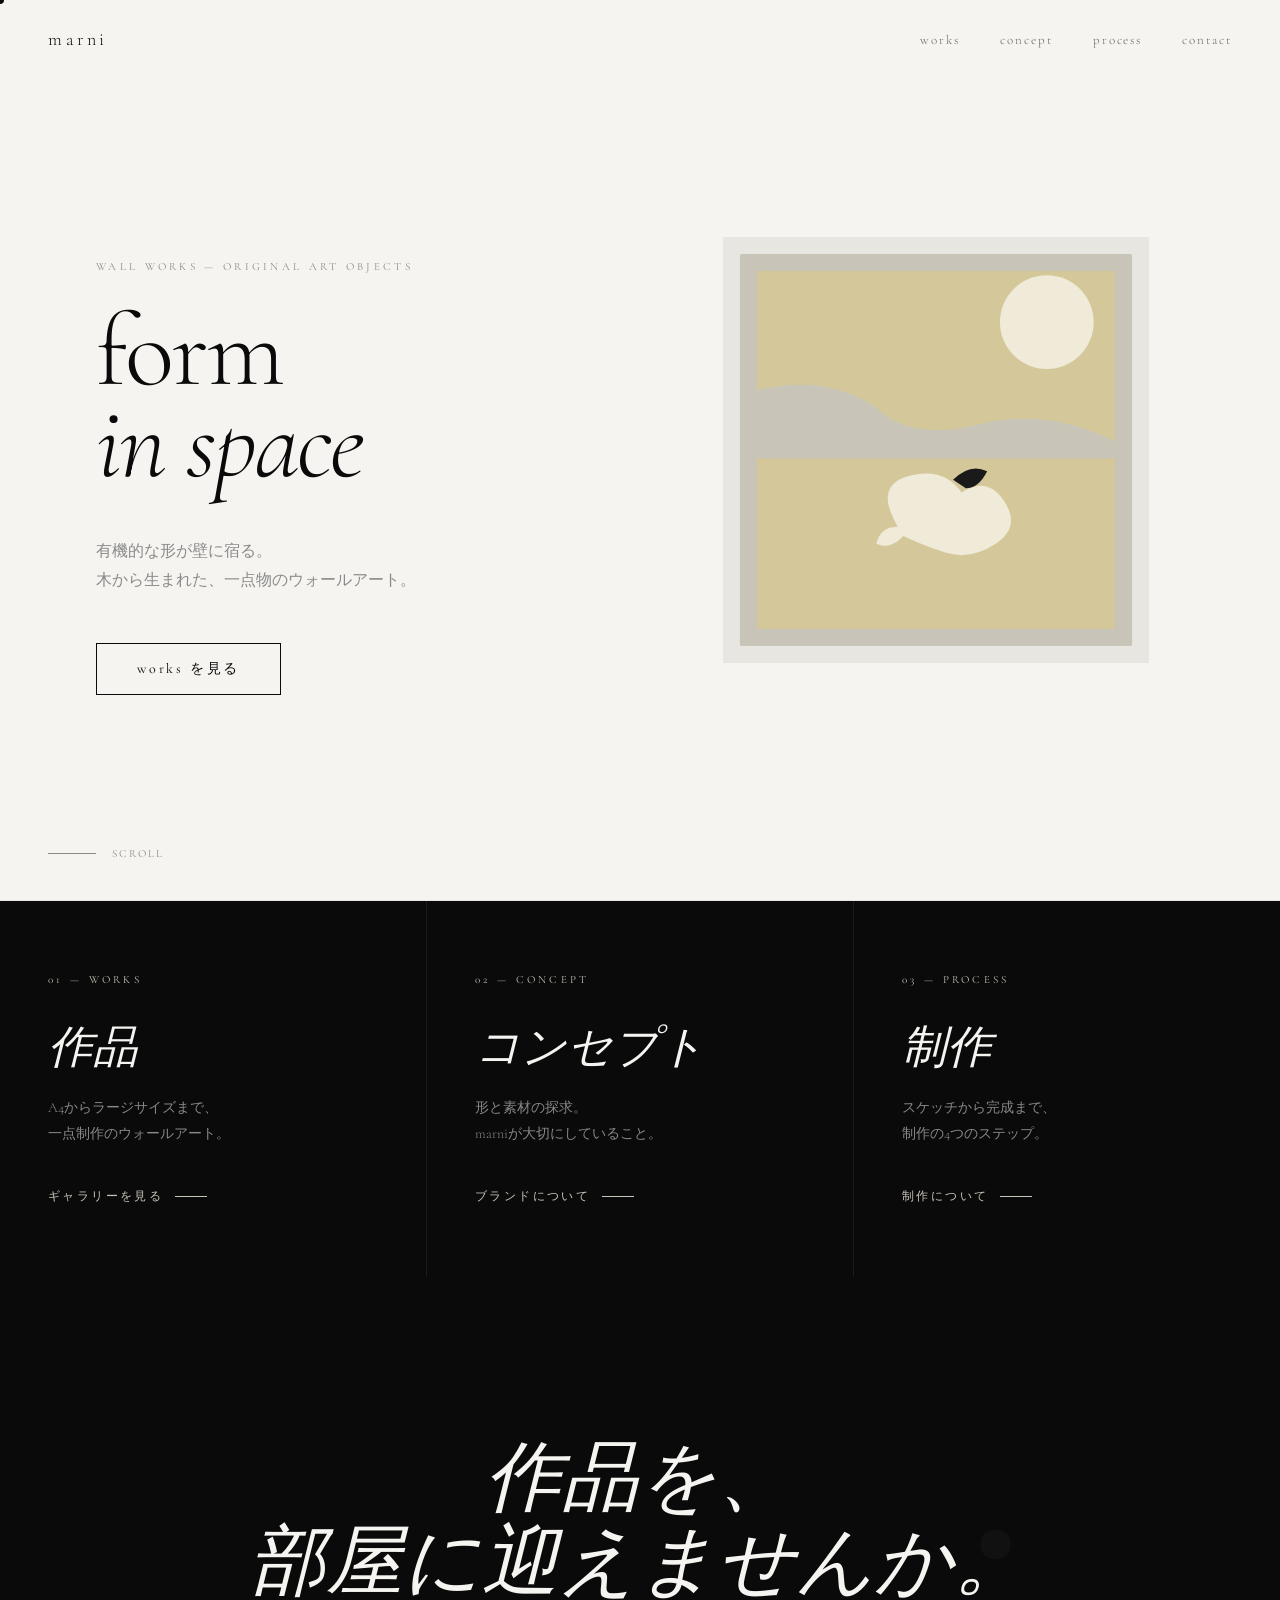
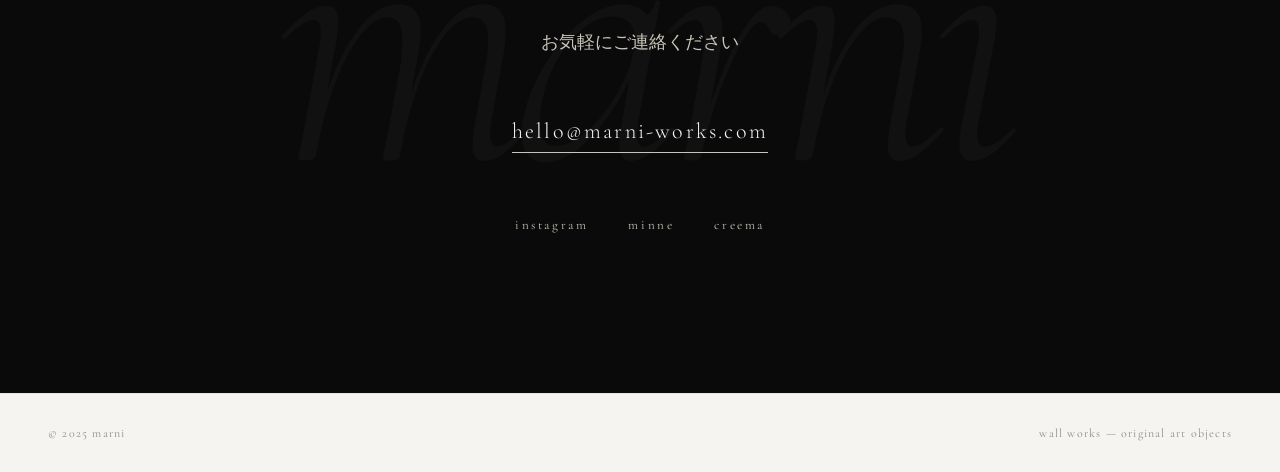
<file: index.html>
<!DOCTYPE html>
<html lang="ja">
<head>
<meta charset="UTF-8">
<meta name="viewport" content="width=device-width, initial-scale=1.0">
<title>marni — wall works</title>
<link href="https://fonts.googleapis.com/css2?family=Cormorant+Garamond:ital,wght@0,300;0,400;1,300;1,400&display=swap" rel="stylesheet">
<link rel="stylesheet" href="style.css">
<style>
  /* ===== HERO ===== */
  .hero {
    height: 100vh;
    display: grid;
    grid-template-columns: 1fr 1fr;
    position: relative; overflow: hidden;
  }
  .hero-left {
    display: flex; flex-direction: column; justify-content: flex-end;
    padding: 80px 48px; position: relative; z-index: 2;
  }
  .hero-eyebrow {
    font-size: 11px; letter-spacing: 0.3em; text-transform: uppercase;
    color: var(--gray); margin-bottom: 32px;
    opacity: 0; animation: fadeUp 1s ease forwards 0.3s;
  }
  .hero-title {
    font-size: clamp(64px, 8vw, 108px);
    font-weight: 300; line-height: 0.9; letter-spacing: -0.02em;
    opacity: 0; animation: fadeUp 1s ease forwards 0.5s;
  }
  .hero-title em { font-style: italic; display: block; }
  .hero-sub {
    margin-top: 48px; font-size: 16px; font-weight: 300;
    line-height: 1.8; color: var(--gray); max-width: 320px;
    opacity: 0; animation: fadeUp 1s ease forwards 0.7s;
  }
  .hero-cta {
    margin-top: 48px;
    opacity: 0; animation: fadeUp 1s ease forwards 0.9s;
  }
  .hero-right {
    position: relative; overflow: hidden;
    opacity: 0; animation: fadeIn 1.4s ease forwards 0.4s;
  }
  .hero-artwork {
    position: absolute; top: 50%; left: 50%;
    transform: translate(-50%, -50%); width: 72%;
  }
  .hero-scroll {
    position: absolute; bottom: 40px; left: 48px;
    display: flex; align-items: center; gap: 16px;
    font-size: 11px; letter-spacing: 0.2em;
    text-transform: uppercase; color: var(--gray);
    opacity: 0; animation: fadeIn 1s ease forwards 1.2s;
  }
  .scroll-line {
    width: 48px; height: 1px; background: var(--gray);
    position: relative; overflow: hidden;
  }
  .scroll-line::after {
    content: '';
    position: absolute; top: 0; left: -100%;
    width: 100%; height: 100%; background: var(--black);
    animation: scanLine 2s ease infinite 1.5s;
  }

  /* ===== PAGE LINKS ===== */
  .page-links {
    background: var(--black);
    display: grid;
    grid-template-columns: repeat(3, 1fr);
    gap: 1px;
    background-color: #1a1a1a;
  }
  .page-link-item {
    background: var(--black);
    padding: 72px 48px;
    text-decoration: none;
    color: var(--white);
    display: block;
    position: relative;
    overflow: hidden;
    transition: background 0.5s;
  }
  .page-link-item::after {
    content: '';
    position: absolute; inset: 0;
    background: #111; opacity: 0;
    transition: opacity 0.5s;
  }
  .page-link-item:hover { background: #111; }
  .page-link-num {
    font-size: 11px; letter-spacing: 0.3em; text-transform: uppercase;
    color: var(--accent); margin-bottom: 40px;
  }
  .page-link-title {
    font-size: clamp(32px, 3.5vw, 52px);
    font-weight: 300; font-style: italic;
    line-height: 1; margin-bottom: 24px;
  }
  .page-link-sub {
    font-size: 14px; font-weight: 300;
    line-height: 1.9; color: #888; margin-bottom: 40px;
  }
  .page-link-cta {
    font-size: 12px; letter-spacing: 0.2em;
    text-transform: lowercase; color: var(--accent);
    display: flex; align-items: center; gap: 12px;
  }
  .page-link-cta::after {
    content: '';
    width: 32px; height: 1px; background: var(--accent);
    transition: width 0.4s;
  }
  .page-link-item:hover .page-link-cta::after { width: 56px; }

  /* ===== MOBILE ===== */
  @media (max-width: 768px) {
    .hero { grid-template-columns: 1fr; height: auto; min-height: 100svh; }
    .hero-left { padding: 100px 24px 48px; justify-content: flex-end; }
    .hero-right { height: 72vw; min-height: 280px; }
    .hero-scroll { display: none; }

    .page-links { grid-template-columns: 1fr; }
    .page-link-item { padding: 48px 24px; }
  }
</style>
</head>
<body>

<div class="cursor" id="cursor"></div>

<div class="nav-overlay" id="navOverlay">
  <button class="nav-overlay-close" id="menuClose" aria-label="閉じる">×</button>
  <ul class="nav-overlay-links">
    <li><a href="works.html" class="overlay-link">works</a></li>
    <li><a href="concept.html" class="overlay-link">concept</a></li>
    <li><a href="process.html" class="overlay-link">process</a></li>
    <li><a href="#contact" class="overlay-link">contact</a></li>
  </ul>
</div>

<nav>
  <a href="index.html" class="nav-logo">marni</a>
  <ul class="nav-links">
    <li><a href="works.html">works</a></li>
    <li><a href="concept.html">concept</a></li>
    <li><a href="process.html">process</a></li>
    <li><a href="#contact">contact</a></li>
  </ul>
  <button class="nav-menu-btn" id="menuBtn" aria-label="メニューを開く">
    <span></span><span></span><span></span>
  </button>
</nav>

<!-- Hero -->
<section class="hero">
  <div class="hero-left">
    <p class="hero-eyebrow">wall works — original art objects</p>
    <h1 class="hero-title">
      form<br>
      <em>in space</em>
    </h1>
    <p class="hero-sub">
      有機的な形が壁に宿る。<br>
      木から生まれた、一点物のウォールアート。
    </p>
    <div class="hero-cta">
      <a href="works.html" class="btn-primary">works を見る</a>
    </div>
  </div>
  <div class="hero-right">
    <svg class="hero-artwork" viewBox="0 0 500 500" fill="none" xmlns="http://www.w3.org/2000/svg">
      <rect width="500" height="500" fill="#e8e6e0"/>
      <rect x="20" y="20" width="460" height="460" fill="#c8c4b8" rx="2"/>
      <path d="M40 40 L460 40 L460 240 Q380 200 300 220 Q220 240 180 200 Q120 160 40 180 Z" fill="#d4c89a"/>
      <circle cx="380" cy="100" r="55" fill="#f0ead8"/>
      <path d="M40 260 L460 260 L460 460 L40 460 Z" fill="#d4c89a"/>
      <path d="M200 330 Q180 290 220 280 Q260 270 280 300 Q310 280 330 310 Q350 340 320 360 Q290 380 260 370 Q230 360 210 350 Z" fill="#f0ead8"/>
      <path d="M270 285 Q290 265 310 275 Q300 295 285 295 Z" fill="#1a1a1a"/>
      <path d="M220 340 Q200 370 180 360 Q185 340 205 340 Z" fill="#f0ead8"/>
    </svg>
  </div>
  <div class="hero-scroll">
    <div class="scroll-line"></div>
    scroll
  </div>
</section>

<hr>

<!-- Page links -->
<div class="page-links">
  <a href="works.html" class="page-link-item reveal">
    <div class="page-link-num">01 — works</div>
    <div class="page-link-title">作品</div>
    <div class="page-link-sub">
      A4からラージサイズまで、<br>
      一点制作のウォールアート。
    </div>
    <div class="page-link-cta">ギャラリーを見る</div>
  </a>
  <a href="concept.html" class="page-link-item reveal reveal-delay-1">
    <div class="page-link-num">02 — concept</div>
    <div class="page-link-title">コンセプト</div>
    <div class="page-link-sub">
      形と素材の探求。<br>
      marniが大切にしていること。
    </div>
    <div class="page-link-cta">ブランドについて</div>
  </a>
  <a href="process.html" class="page-link-item reveal reveal-delay-2">
    <div class="page-link-num">03 — process</div>
    <div class="page-link-title">制作</div>
    <div class="page-link-sub">
      スケッチから完成まで、<br>
      制作の4つのステップ。
    </div>
    <div class="page-link-cta">制作について</div>
  </a>
</div>

<!-- Contact -->
<section class="contact" id="contact">
  <div class="contact-inner">
    <h2 class="contact-title reveal">
      作品を、<br>部屋に迎えませんか。
    </h2>
    <p class="contact-sub reveal">お気軽にご連絡ください</p>
    <a href="mailto:hello@marni-works.com" class="contact-email reveal">hello@marni-works.com</a>
    <div class="contact-sns reveal">
      <a href="#">instagram</a>
      <a href="#">minne</a>
      <a href="#">creema</a>
    </div>
  </div>
</section>

<footer>
  <span>© 2025 marni</span>
  <span>wall works — original art objects</span>
</footer>

<script>
  const menuBtn = document.getElementById('menuBtn');
  const menuClose = document.getElementById('menuClose');
  const navOverlay = document.getElementById('navOverlay');
  function openMenu() { navOverlay.classList.add('open'); menuBtn.classList.add('open'); document.body.style.overflow = 'hidden'; }
  function closeMenu() { navOverlay.classList.remove('open'); menuBtn.classList.remove('open'); document.body.style.overflow = ''; }
  menuBtn.addEventListener('click', openMenu);
  menuClose.addEventListener('click', closeMenu);
  document.querySelectorAll('.overlay-link').forEach(l => l.addEventListener('click', closeMenu));

  const cursor = document.getElementById('cursor');
  document.addEventListener('mousemove', e => {
    cursor.style.left = e.clientX + 'px';
    cursor.style.top = e.clientY + 'px';
  });
  document.querySelectorAll('a, .page-link-item').forEach(el => {
    el.addEventListener('mouseenter', () => cursor.classList.add('expand'));
    el.addEventListener('mouseleave', () => cursor.classList.remove('expand'));
  });

  const observer = new IntersectionObserver(entries => {
    entries.forEach(e => { if (e.isIntersecting) e.target.classList.add('visible'); });
  }, { threshold: 0.1, rootMargin: '0px 0px -40px 0px' });
  document.querySelectorAll('.reveal').forEach(el => observer.observe(el));
</script>
</body>
</html>
</file>
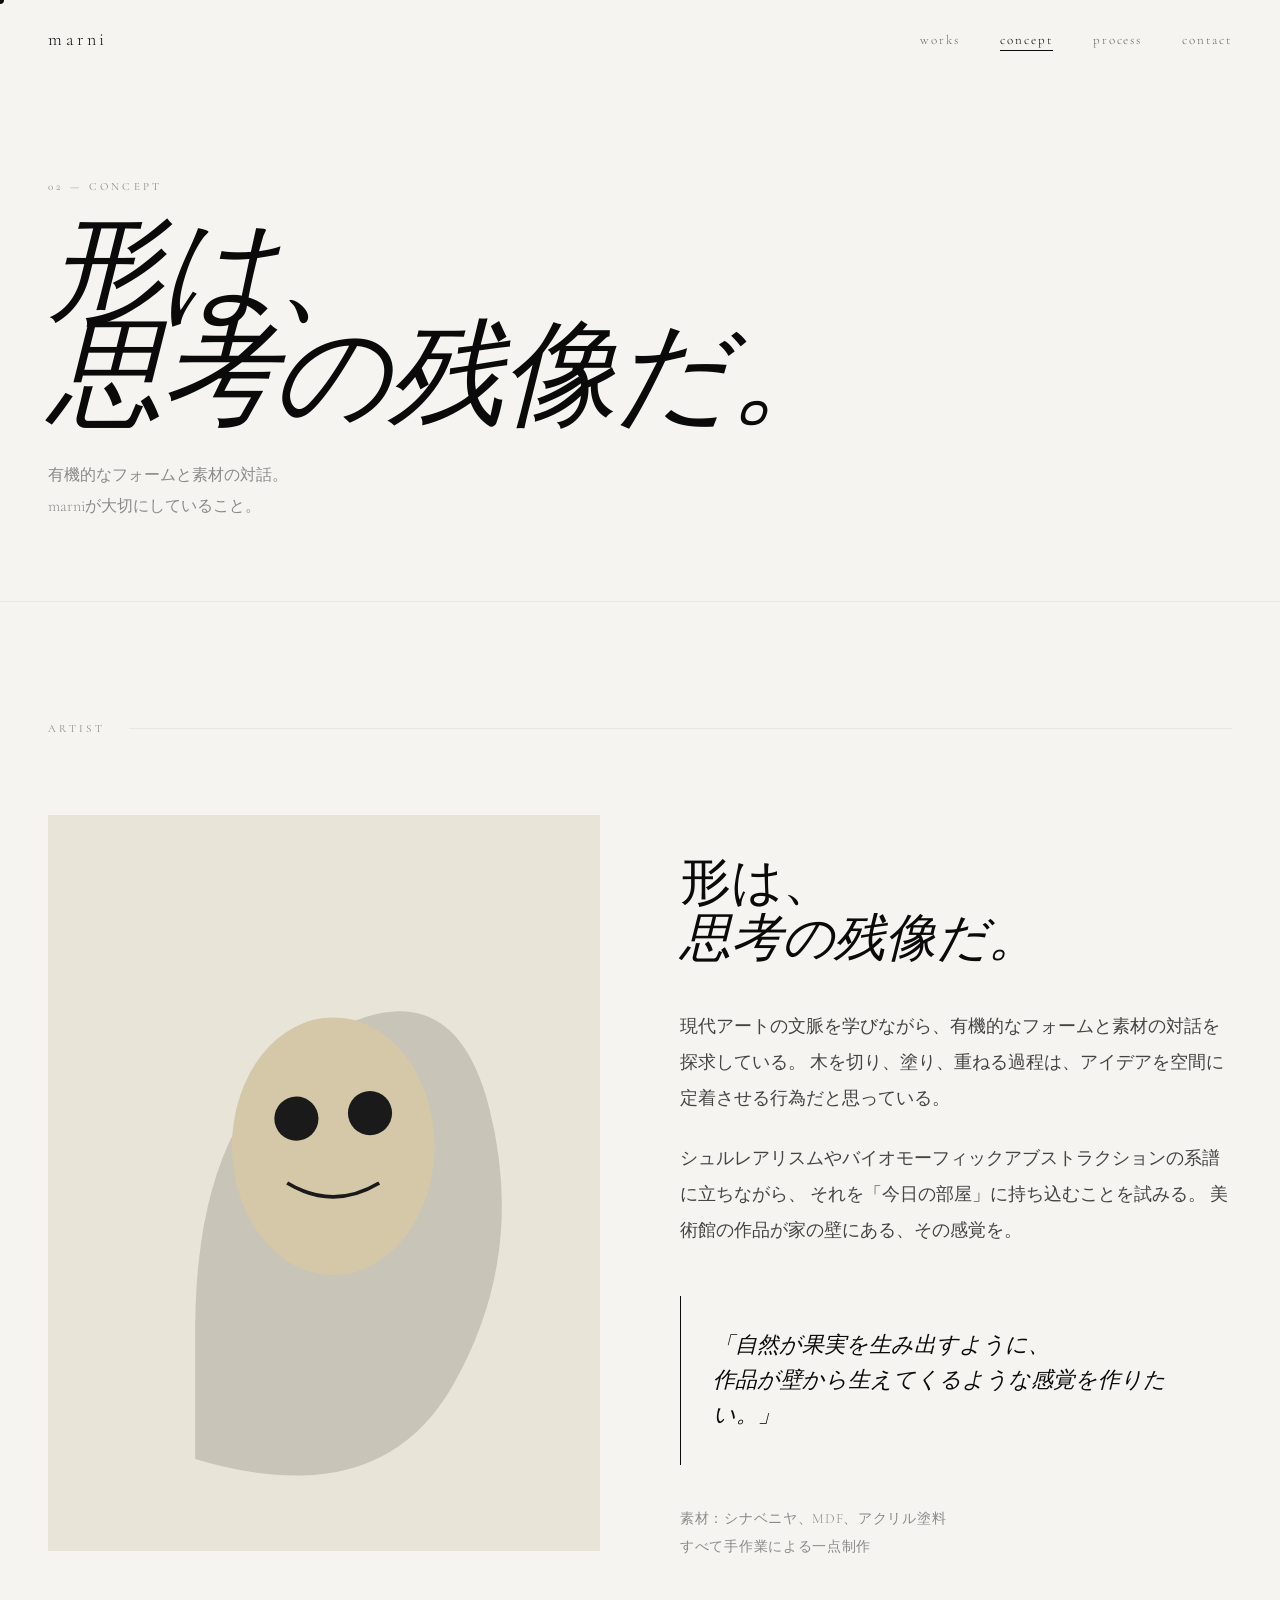
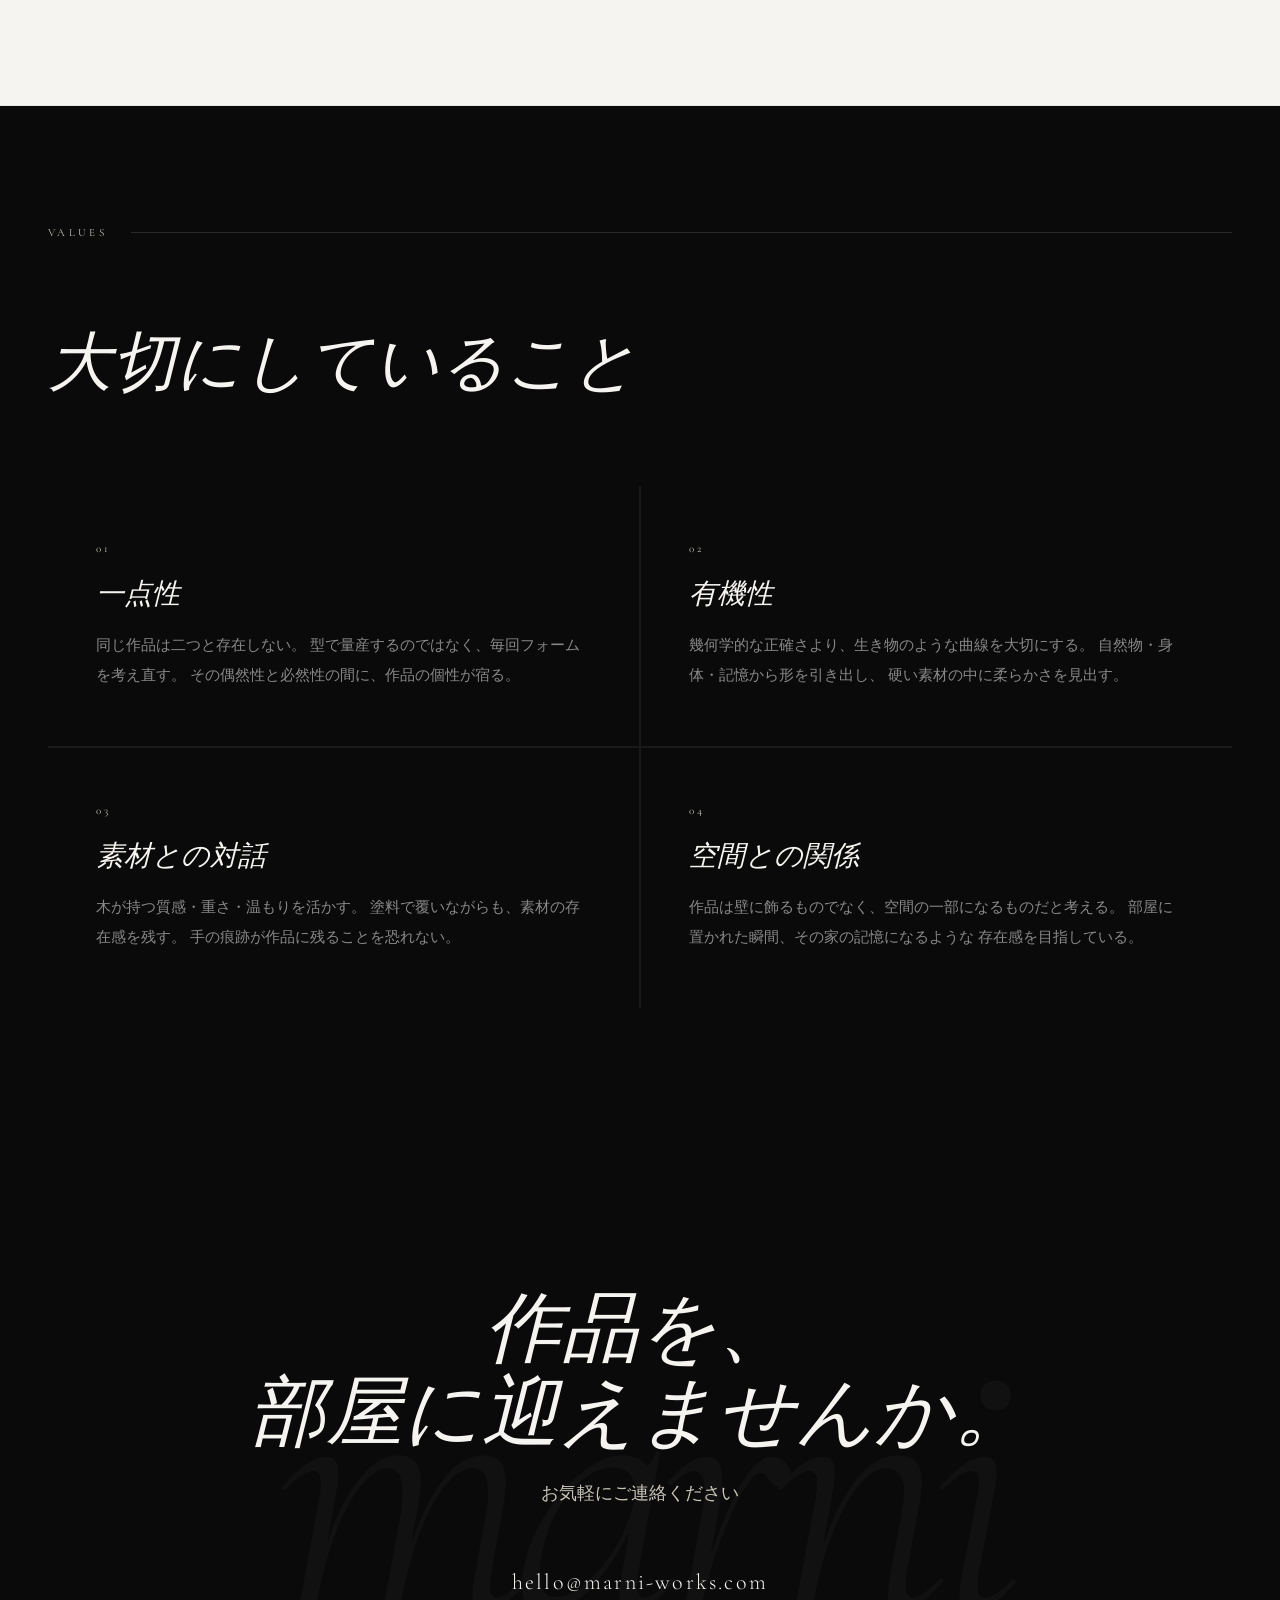
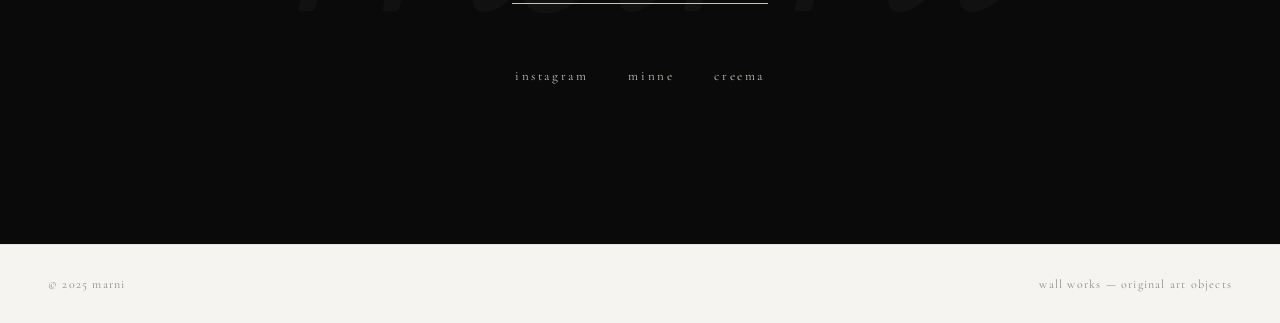
<file: concept.html>
<!DOCTYPE html>
<html lang="ja">
<head>
<meta charset="UTF-8">
<meta name="viewport" content="width=device-width, initial-scale=1.0">
<title>marni — concept</title>
<link href="https://fonts.googleapis.com/css2?family=Cormorant+Garamond:ital,wght@0,300;0,400;1,300;1,400&display=swap" rel="stylesheet">
<link rel="stylesheet" href="style.css">
<style>
  /* ===== ABOUT ===== */
  #about { background: var(--white); }

  .about {
    display: grid;
    grid-template-columns: 1fr 1fr;
    gap: 80px; align-items: start;
  }
  .about-visual { position: sticky; top: 120px; }
  .about-portrait {
    width: 100%; aspect-ratio: 3/4;
    background: var(--light-gray);
    display: flex; align-items: center; justify-content: center;
    overflow: hidden;
  }
  .about-content { padding-top: 40px; }
  .about-title {
    font-size: clamp(32px, 4vw, 52px);
    font-weight: 300; line-height: 1.1; margin-bottom: 40px;
  }
  .about-title em { font-style: italic; }
  .about-text {
    font-size: 18px; font-weight: 300;
    line-height: 2; color: #444; margin-bottom: 24px;
  }
  .about-statement {
    margin-top: 48px; padding: 32px;
    border-left: 1px solid var(--black);
    font-size: 22px; font-style: italic;
    font-weight: 300; line-height: 1.6; color: var(--black);
  }

  /* ===== VALUES ===== */
  .values {
    background: var(--black);
    color: var(--white);
    padding: 120px 48px;
  }
  .values .section-number { color: var(--accent); }
  .values .section-number::after { background: #2a2a2a; }
  .values-title {
    font-size: clamp(36px, 5vw, 64px);
    font-weight: 300; font-style: italic;
    margin-bottom: 80px;
  }
  .values-grid {
    display: grid; grid-template-columns: 1fr 1fr;
    gap: 2px; background: #1a1a1a;
  }
  .values-item {
    background: var(--black); padding: 56px 48px;
  }
  .values-item-num {
    font-size: 11px; letter-spacing: 0.3em; text-transform: uppercase;
    color: var(--accent); margin-bottom: 24px;
  }
  .values-item-title {
    font-size: 28px; font-weight: 300; font-style: italic;
    margin-bottom: 20px; line-height: 1.1;
  }
  .values-item-text {
    font-size: 15px; font-weight: 300;
    line-height: 2; color: #888;
  }

  /* ===== MOBILE ===== */
  @media (max-width: 768px) {
    #about { padding: 72px 24px; }
    .about { grid-template-columns: 1fr; gap: 40px; }
    .about-visual { position: static; top: auto; }
    .about-portrait { aspect-ratio: 4/3; }
    .about-content { padding-top: 0; }

    .values { padding: 72px 24px; }
    .values-grid { grid-template-columns: 1fr; }
    .values-item { padding: 40px 24px; }
  }
</style>
</head>
<body>

<div class="cursor" id="cursor"></div>

<div class="nav-overlay" id="navOverlay">
  <button class="nav-overlay-close" id="menuClose" aria-label="閉じる">×</button>
  <ul class="nav-overlay-links">
    <li><a href="works.html" class="overlay-link">works</a></li>
    <li><a href="concept.html" class="overlay-link">concept</a></li>
    <li><a href="process.html" class="overlay-link">process</a></li>
    <li><a href="#contact" class="overlay-link">contact</a></li>
  </ul>
</div>

<nav>
  <a href="index.html" class="nav-logo">marni</a>
  <ul class="nav-links">
    <li><a href="works.html">works</a></li>
    <li><a href="concept.html" aria-current="page">concept</a></li>
    <li><a href="process.html">process</a></li>
    <li><a href="#contact">contact</a></li>
  </ul>
  <button class="nav-menu-btn" id="menuBtn" aria-label="メニューを開く">
    <span></span><span></span><span></span>
  </button>
</nav>

<!-- Page Hero -->
<div class="page-hero">
  <div class="page-hero-num">02 — concept</div>
  <h1 class="page-hero-title">形は、<br><em>思考の残像だ。</em></h1>
  <p class="page-hero-sub">
    有機的なフォームと素材の対話。<br>
    marniが大切にしていること。
  </p>
</div>

<!-- About -->
<section id="about">
  <div class="section-number reveal">artist</div>
  <div class="about">
    <div class="about-visual reveal">
      <div class="about-portrait">
        <svg viewBox="0 0 300 400" xmlns="http://www.w3.org/2000/svg" style="width:100%;height:100%;">
          <rect width="300" height="400" fill="#e8e4d8"/>
          <path d="M80 280 Q80 160 150 120 Q220 80 240 160 Q260 240 220 310 Q180 380 80 350 Z" fill="#c8c4b8"/>
          <ellipse cx="155" cy="180" rx="55" ry="70" fill="#d4c8a8"/>
          <circle cx="135" cy="165" r="12" fill="#1a1a1a"/>
          <circle cx="175" cy="162" r="12" fill="#1a1a1a"/>
          <path d="M130 200 Q155 215 180 200" stroke="#1a1a1a" stroke-width="2" fill="none"/>
        </svg>
      </div>
    </div>
    <div class="about-content reveal reveal-delay-1">
      <h2 class="about-title">形は、<br><em>思考の残像だ。</em></h2>
      <p class="about-text">
        現代アートの文脈を学びながら、有機的なフォームと素材の対話を探求している。
        木を切り、塗り、重ねる過程は、アイデアを空間に定着させる行為だと思っている。
      </p>
      <p class="about-text">
        シュルレアリスムやバイオモーフィックアブストラクションの系譜に立ちながら、
        それを「今日の部屋」に持ち込むことを試みる。
        美術館の作品が家の壁にある、その感覚を。
      </p>
      <blockquote class="about-statement">
        「自然が果実を生み出すように、<br>
        作品が壁から生えてくるような感覚を作りたい。」
      </blockquote>
      <p class="about-text" style="margin-top: 40px; font-size: 14px; letter-spacing: 0.05em; color: #8a8a8a;">
        素材：シナベニヤ、MDF、アクリル塗料<br>
        すべて手作業による一点制作
      </p>
    </div>
  </div>
</section>

<hr>

<!-- Values -->
<section class="values">
  <div class="section-number reveal">values</div>
  <h2 class="values-title reveal">大切にしていること</h2>
  <div class="values-grid">
    <div class="values-item reveal">
      <div class="values-item-num">01</div>
      <div class="values-item-title">一点性</div>
      <p class="values-item-text">
        同じ作品は二つと存在しない。
        型で量産するのではなく、毎回フォームを考え直す。
        その偶然性と必然性の間に、作品の個性が宿る。
      </p>
    </div>
    <div class="values-item reveal reveal-delay-1">
      <div class="values-item-num">02</div>
      <div class="values-item-title">有機性</div>
      <p class="values-item-text">
        幾何学的な正確さより、生き物のような曲線を大切にする。
        自然物・身体・記憶から形を引き出し、
        硬い素材の中に柔らかさを見出す。
      </p>
    </div>
    <div class="values-item reveal reveal-delay-1">
      <div class="values-item-num">03</div>
      <div class="values-item-title">素材との対話</div>
      <p class="values-item-text">
        木が持つ質感・重さ・温もりを活かす。
        塗料で覆いながらも、素材の存在感を残す。
        手の痕跡が作品に残ることを恐れない。
      </p>
    </div>
    <div class="values-item reveal reveal-delay-2">
      <div class="values-item-num">04</div>
      <div class="values-item-title">空間との関係</div>
      <p class="values-item-text">
        作品は壁に飾るものでなく、空間の一部になるものだと考える。
        部屋に置かれた瞬間、その家の記憶になるような
        存在感を目指している。
      </p>
    </div>
  </div>
</section>

<!-- Contact -->
<section class="contact" id="contact">
  <div class="contact-inner">
    <h2 class="contact-title reveal">
      作品を、<br>部屋に迎えませんか。
    </h2>
    <p class="contact-sub reveal">お気軽にご連絡ください</p>
    <a href="mailto:hello@marni-works.com" class="contact-email reveal">hello@marni-works.com</a>
    <div class="contact-sns reveal">
      <a href="#">instagram</a>
      <a href="#">minne</a>
      <a href="#">creema</a>
    </div>
  </div>
</section>

<footer>
  <span>© 2025 marni</span>
  <span>wall works — original art objects</span>
</footer>

<script>
  const menuBtn = document.getElementById('menuBtn');
  const menuClose = document.getElementById('menuClose');
  const navOverlay = document.getElementById('navOverlay');
  function openMenu() { navOverlay.classList.add('open'); menuBtn.classList.add('open'); document.body.style.overflow = 'hidden'; }
  function closeMenu() { navOverlay.classList.remove('open'); menuBtn.classList.remove('open'); document.body.style.overflow = ''; }
  menuBtn.addEventListener('click', openMenu);
  menuClose.addEventListener('click', closeMenu);
  document.querySelectorAll('.overlay-link').forEach(l => l.addEventListener('click', closeMenu));

  const cursor = document.getElementById('cursor');
  document.addEventListener('mousemove', e => {
    cursor.style.left = e.clientX + 'px';
    cursor.style.top = e.clientY + 'px';
  });
  document.querySelectorAll('a').forEach(el => {
    el.addEventListener('mouseenter', () => cursor.classList.add('expand'));
    el.addEventListener('mouseleave', () => cursor.classList.remove('expand'));
  });

  const observer = new IntersectionObserver(entries => {
    entries.forEach(e => { if (e.isIntersecting) e.target.classList.add('visible'); });
  }, { threshold: 0.1, rootMargin: '0px 0px -40px 0px' });
  document.querySelectorAll('.reveal').forEach(el => observer.observe(el));
</script>
</body>
</html>
</file>
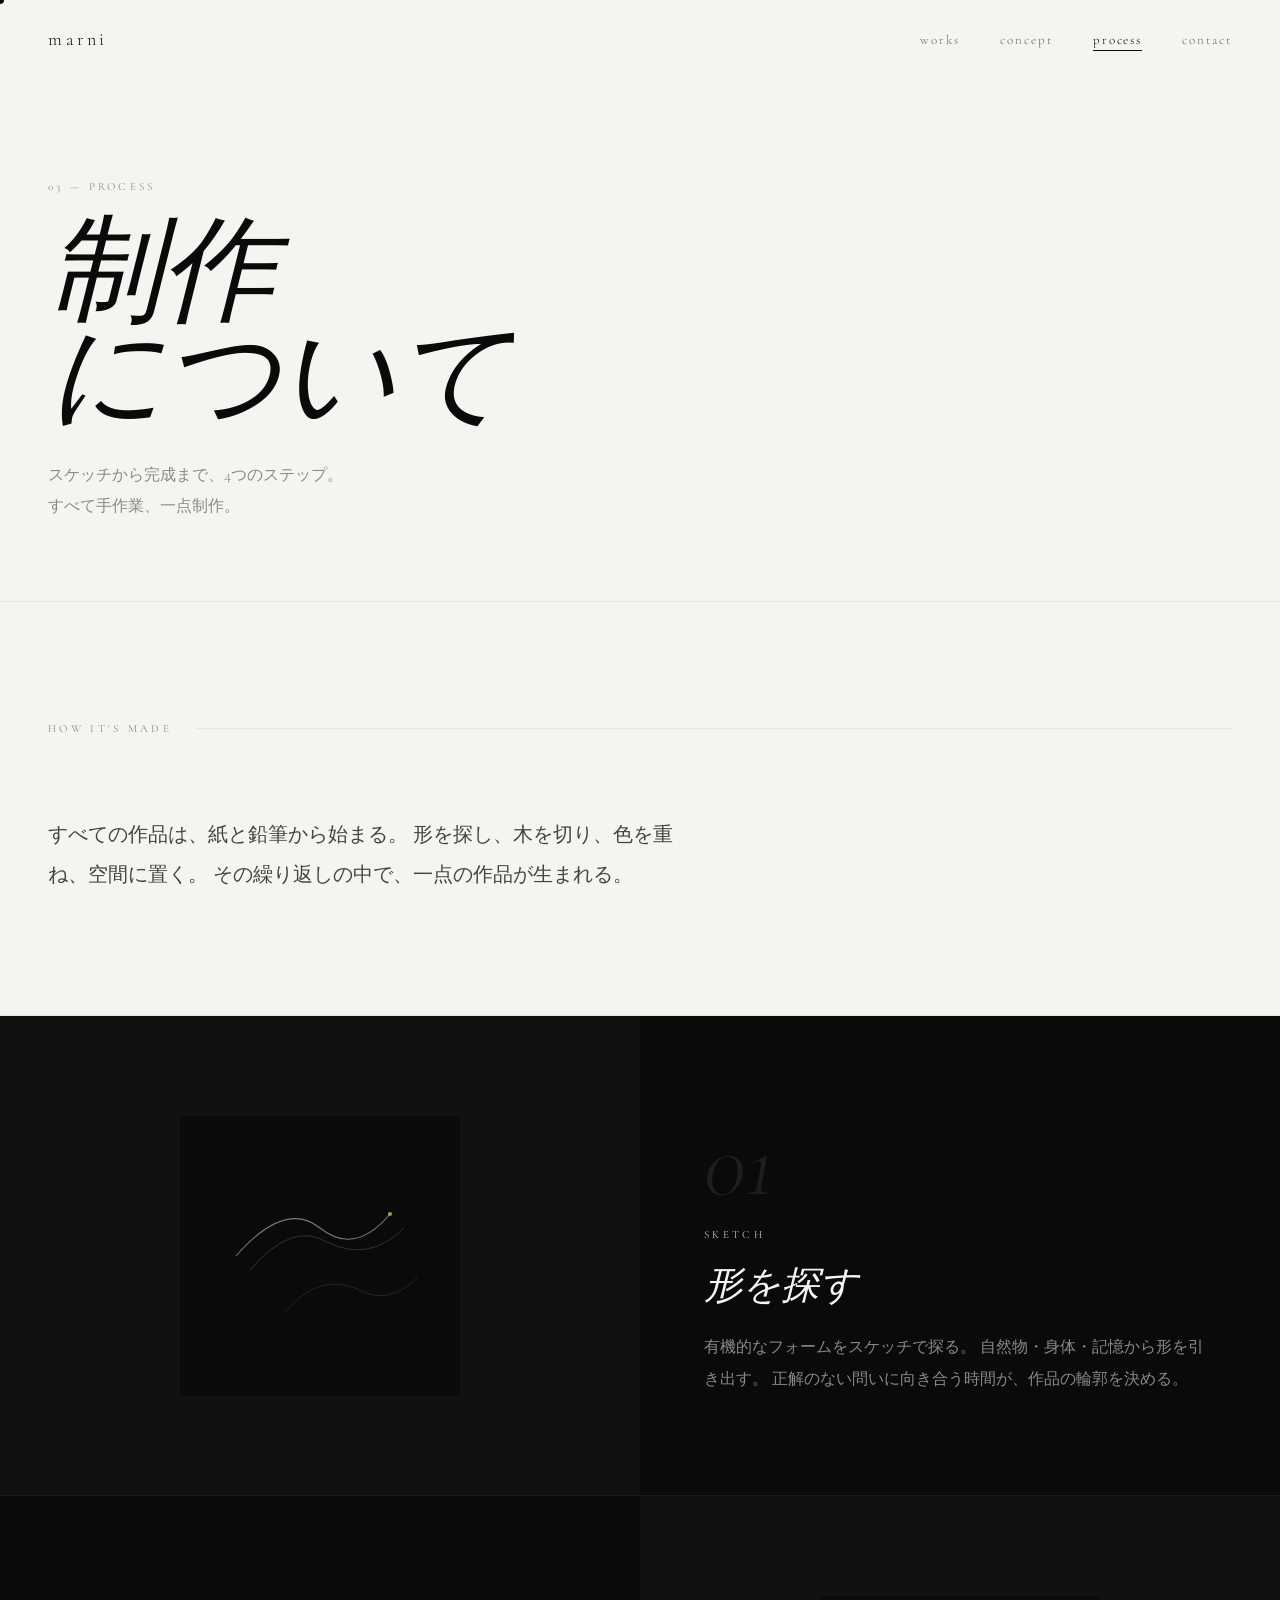
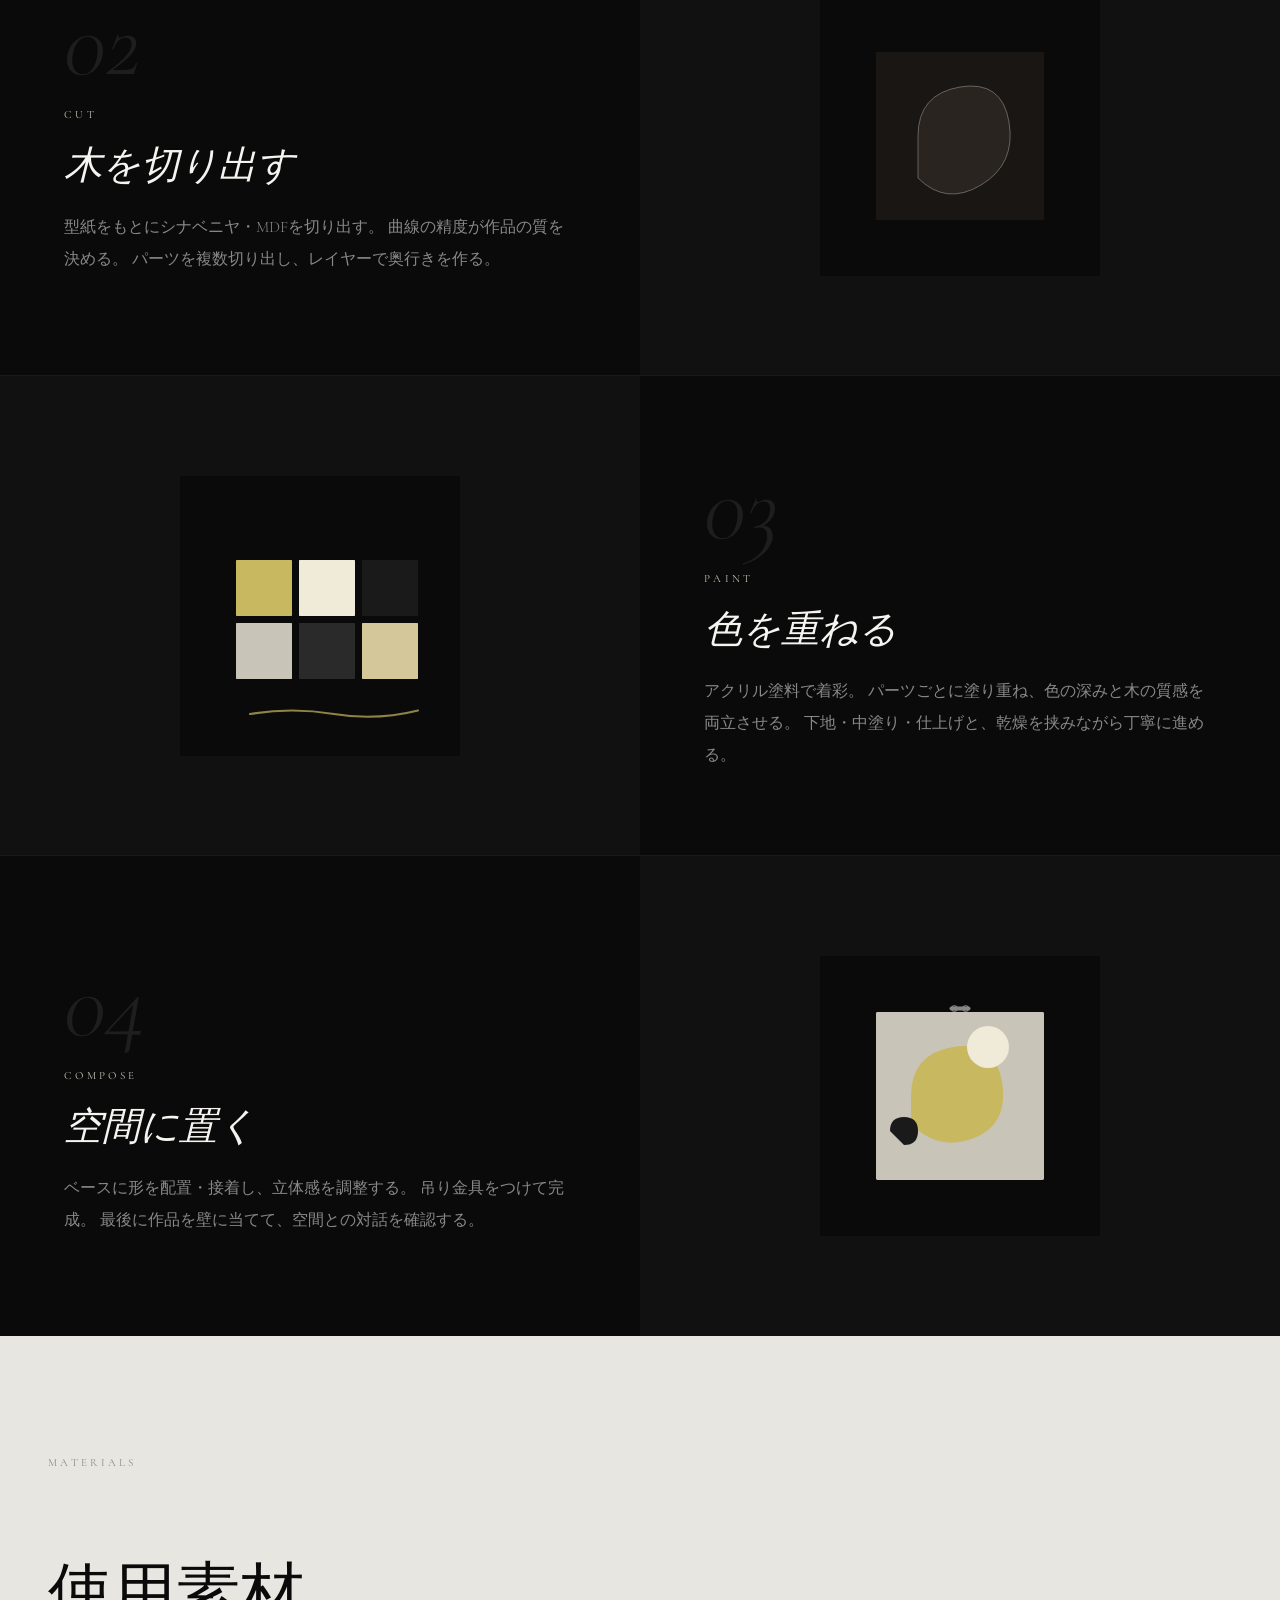
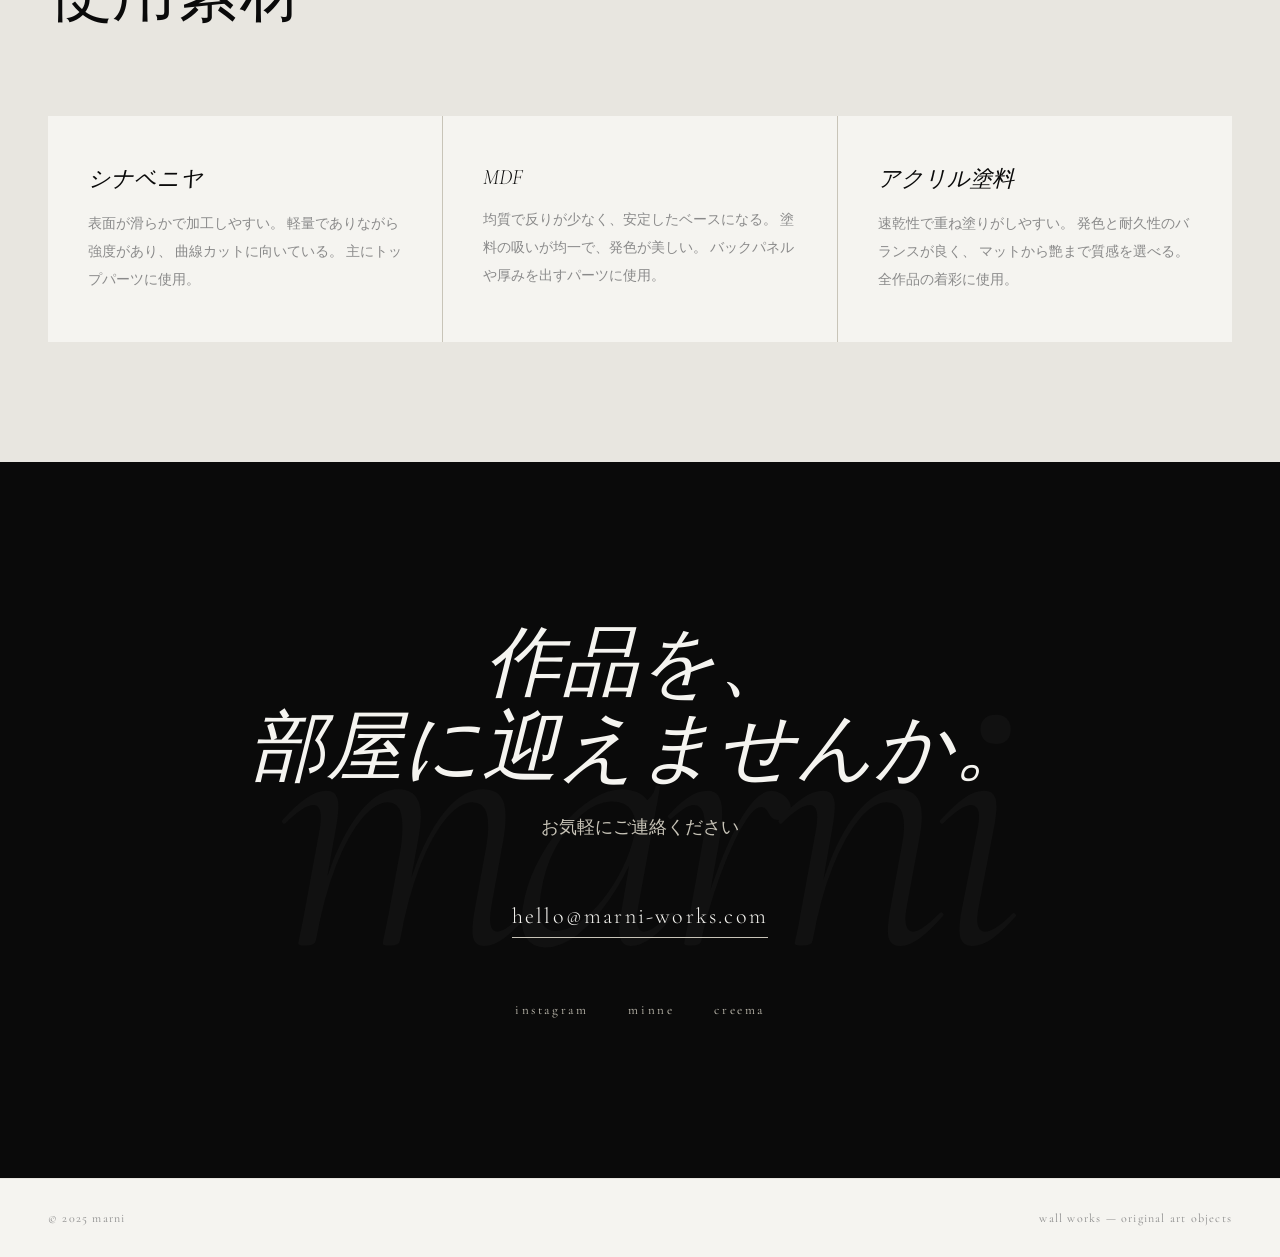
<file: process.html>
<!DOCTYPE html>
<html lang="ja">
<head>
<meta charset="UTF-8">
<meta name="viewport" content="width=device-width, initial-scale=1.0">
<title>marni — process</title>
<link href="https://fonts.googleapis.com/css2?family=Cormorant+Garamond:ital,wght@0,300;0,400;1,300;1,400&display=swap" rel="stylesheet">
<link rel="stylesheet" href="style.css">
<style>
  /* ===== PROCESS STEPS ===== */
  .process-intro {
    background: var(--white);
  }
  .process-lead {
    max-width: 640px;
    font-size: 20px; font-weight: 300;
    line-height: 2; color: #444;
    margin-bottom: 0;
  }

  .steps {
    background: var(--black);
    color: var(--white);
    padding: 0;
  }
  .step {
    display: grid;
    grid-template-columns: 1fr 1fr;
    min-height: 480px;
    border-bottom: 1px solid #1a1a1a;
  }
  .step:last-child { border-bottom: none; }
  .step-visual {
    background: #111;
    display: flex; align-items: center; justify-content: center;
    padding: 80px;
    order: 0;
  }
  .step:nth-child(even) .step-visual { order: 1; }
  .step-content {
    padding: 80px 64px;
    display: flex; flex-direction: column; justify-content: center;
  }
  .step-num {
    font-size: 96px; font-weight: 300; font-style: italic;
    line-height: 1; color: #1e1e1e;
    margin-bottom: 16px;
  }
  .step-label {
    font-size: 11px; letter-spacing: 0.3em; text-transform: uppercase;
    color: var(--accent); margin-bottom: 24px;
  }
  .step-title {
    font-size: clamp(28px, 3vw, 40px);
    font-weight: 300; font-style: italic;
    line-height: 1.1; margin-bottom: 24px;
  }
  .step-text {
    font-size: 16px; font-weight: 300;
    line-height: 2; color: #888;
  }

  /* ===== MATERIALS ===== */
  .materials { background: var(--light-gray); }
  .materials-title {
    font-size: clamp(36px, 5vw, 64px);
    font-weight: 300; margin-bottom: 80px;
  }
  .materials-grid {
    display: grid; grid-template-columns: repeat(3, 1fr);
    gap: 1px; background: var(--accent);
  }
  .material-item {
    background: var(--white); padding: 48px 40px;
  }
  .material-name {
    font-size: 22px; font-weight: 300; font-style: italic;
    margin-bottom: 16px;
  }
  .material-desc {
    font-size: 14px; font-weight: 300;
    line-height: 2; color: var(--gray);
  }

  /* ===== MOBILE ===== */
  @media (max-width: 768px) {
    .process-intro { padding: 72px 24px; }

    .step {
      grid-template-columns: 1fr;
      min-height: auto;
    }
    .step-visual { padding: 48px; min-height: 240px; order: 0 !important; }
    .step-content { padding: 40px 24px; order: 1 !important; }
    .step-num { font-size: 64px; }

    .materials { padding: 72px 24px; }
    .materials-grid { grid-template-columns: 1fr; }
    .material-item { padding: 36px 24px; }
  }
</style>
</head>
<body>

<div class="cursor" id="cursor"></div>

<div class="nav-overlay" id="navOverlay">
  <button class="nav-overlay-close" id="menuClose" aria-label="閉じる">×</button>
  <ul class="nav-overlay-links">
    <li><a href="works.html" class="overlay-link">works</a></li>
    <li><a href="concept.html" class="overlay-link">concept</a></li>
    <li><a href="process.html" class="overlay-link">process</a></li>
    <li><a href="#contact" class="overlay-link">contact</a></li>
  </ul>
</div>

<nav>
  <a href="index.html" class="nav-logo">marni</a>
  <ul class="nav-links">
    <li><a href="works.html">works</a></li>
    <li><a href="concept.html">concept</a></li>
    <li><a href="process.html" aria-current="page">process</a></li>
    <li><a href="#contact">contact</a></li>
  </ul>
  <button class="nav-menu-btn" id="menuBtn" aria-label="メニューを開く">
    <span></span><span></span><span></span>
  </button>
</nav>

<!-- Page Hero -->
<div class="page-hero">
  <div class="page-hero-num">03 — process</div>
  <h1 class="page-hero-title">制作<br><em>について</em></h1>
  <p class="page-hero-sub">
    スケッチから完成まで、4つのステップ。<br>
    すべて手作業、一点制作。
  </p>
</div>

<!-- Intro -->
<section class="process-intro">
  <div class="section-number reveal">how it's made</div>
  <p class="process-lead reveal">
    すべての作品は、紙と鉛筆から始まる。
    形を探し、木を切り、色を重ね、空間に置く。
    その繰り返しの中で、一点の作品が生まれる。
  </p>
</section>

<hr>

<!-- Steps -->
<div class="steps">

  <div class="step">
    <div class="step-visual reveal">
      <svg viewBox="0 0 400 400" xmlns="http://www.w3.org/2000/svg" style="width:80%;max-width:280px;">
        <rect width="400" height="400" fill="#0a0a0a"/>
        <!-- Sketch lines -->
        <path d="M80 200 Q150 120 200 160 Q250 200 300 140" stroke="#c8c4b8" stroke-width="1.5" fill="none" opacity="0.6"/>
        <path d="M100 220 Q160 150 210 180 Q270 210 320 160" stroke="#c8c4b8" stroke-width="1" fill="none" opacity="0.3"/>
        <path d="M150 280 Q200 220 260 250 Q300 270 340 230" stroke="#c8c4b8" stroke-width="1" fill="none" opacity="0.2"/>
        <!-- Pencil dot -->
        <circle cx="300" cy="140" r="3" fill="#c8b860" opacity="0.8"/>
      </svg>
    </div>
    <div class="step-content reveal reveal-delay-1">
      <div class="step-num">01</div>
      <div class="step-label">sketch</div>
      <h2 class="step-title">形を探す</h2>
      <p class="step-text">
        有機的なフォームをスケッチで探る。
        自然物・身体・記憶から形を引き出す。
        正解のない問いに向き合う時間が、作品の輪郭を決める。
      </p>
    </div>
  </div>

  <div class="step">
    <div class="step-visual reveal">
      <svg viewBox="0 0 400 400" xmlns="http://www.w3.org/2000/svg" style="width:80%;max-width:280px;">
        <rect width="400" height="400" fill="#0a0a0a"/>
        <!-- Wood board -->
        <rect x="80" y="80" width="240" height="240" fill="#1a1614" rx="2"/>
        <!-- Cut shape -->
        <path d="M140 200 Q140 140 200 130 Q260 120 270 180 Q280 240 230 270 Q180 300 140 260 Z" fill="#2a2420"/>
        <!-- Cut line -->
        <path d="M140 200 Q140 140 200 130 Q260 120 270 180 Q280 240 230 270 Q180 300 140 260 Z" stroke="#c8c4b8" stroke-width="1" fill="none" opacity="0.6"/>
      </svg>
    </div>
    <div class="step-content reveal reveal-delay-1">
      <div class="step-num">02</div>
      <div class="step-label">cut</div>
      <h2 class="step-title">木を切り出す</h2>
      <p class="step-text">
        型紙をもとにシナベニヤ・MDFを切り出す。
        曲線の精度が作品の質を決める。
        パーツを複数切り出し、レイヤーで奥行きを作る。
      </p>
    </div>
  </div>

  <div class="step">
    <div class="step-visual reveal">
      <svg viewBox="0 0 400 400" xmlns="http://www.w3.org/2000/svg" style="width:80%;max-width:280px;">
        <rect width="400" height="400" fill="#0a0a0a"/>
        <!-- Color swatches -->
        <rect x="80" y="120" width="80" height="80" fill="#c8b860" rx="1"/>
        <rect x="170" y="120" width="80" height="80" fill="#f0ead8" rx="1"/>
        <rect x="260" y="120" width="80" height="80" fill="#1a1a1a" rx="1"/>
        <rect x="80" y="210" width="80" height="80" fill="#c8c4b8" rx="1"/>
        <rect x="170" y="210" width="80" height="80" fill="#2a2a2a" rx="1"/>
        <rect x="260" y="210" width="80" height="80" fill="#d4c89a" rx="1"/>
        <!-- Brush stroke -->
        <path d="M100 340 Q160 330 220 340 Q280 350 340 335" stroke="#c8b860" stroke-width="3" fill="none" opacity="0.7" stroke-linecap="round"/>
      </svg>
    </div>
    <div class="step-content reveal reveal-delay-1">
      <div class="step-num">03</div>
      <div class="step-label">paint</div>
      <h2 class="step-title">色を重ねる</h2>
      <p class="step-text">
        アクリル塗料で着彩。
        パーツごとに塗り重ね、色の深みと木の質感を両立させる。
        下地・中塗り・仕上げと、乾燥を挟みながら丁寧に進める。
      </p>
    </div>
  </div>

  <div class="step">
    <div class="step-visual reveal">
      <svg viewBox="0 0 400 400" xmlns="http://www.w3.org/2000/svg" style="width:80%;max-width:280px;">
        <rect width="400" height="400" fill="#0a0a0a"/>
        <!-- Base panel -->
        <rect x="80" y="80" width="240" height="240" fill="#c8c4b8" rx="2"/>
        <!-- Composed shapes -->
        <path d="M130 200 Q130 140 190 130 Q250 120 260 180 Q270 240 220 260 Q170 280 130 240 Z" fill="#c8b860"/>
        <circle cx="240" cy="130" r="30" fill="#f0ead8"/>
        <path d="M100 250 Q100 230 120 230 Q140 230 140 250 Q140 270 120 270 Z" fill="#1a1a1a"/>
        <!-- Hanger -->
        <rect x="185" y="72" width="30" height="6" fill="#888" rx="3"/>
        <circle cx="192" cy="75" r="4" fill="none" stroke="#888" stroke-width="1.5"/>
        <circle cx="208" cy="75" r="4" fill="none" stroke="#888" stroke-width="1.5"/>
      </svg>
    </div>
    <div class="step-content reveal reveal-delay-1">
      <div class="step-num">04</div>
      <div class="step-label">compose</div>
      <h2 class="step-title">空間に置く</h2>
      <p class="step-text">
        ベースに形を配置・接着し、立体感を調整する。
        吊り金具をつけて完成。
        最後に作品を壁に当てて、空間との対話を確認する。
      </p>
    </div>
  </div>

</div>

<!-- Materials -->
<section class="materials">
  <div class="section-number reveal">materials</div>
  <h2 class="materials-title reveal">使用素材</h2>
  <div class="materials-grid">
    <div class="material-item reveal">
      <div class="material-name">シナベニヤ</div>
      <p class="material-desc">
        表面が滑らかで加工しやすい。
        軽量でありながら強度があり、
        曲線カットに向いている。
        主にトップパーツに使用。
      </p>
    </div>
    <div class="material-item reveal reveal-delay-1">
      <div class="material-name">MDF</div>
      <p class="material-desc">
        均質で反りが少なく、安定したベースになる。
        塗料の吸いが均一で、発色が美しい。
        バックパネルや厚みを出すパーツに使用。
      </p>
    </div>
    <div class="material-item reveal reveal-delay-2">
      <div class="material-name">アクリル塗料</div>
      <p class="material-desc">
        速乾性で重ね塗りがしやすい。
        発色と耐久性のバランスが良く、
        マットから艶まで質感を選べる。
        全作品の着彩に使用。
      </p>
    </div>
  </div>
</section>

<!-- Contact -->
<section class="contact" id="contact">
  <div class="contact-inner">
    <h2 class="contact-title reveal">
      作品を、<br>部屋に迎えませんか。
    </h2>
    <p class="contact-sub reveal">お気軽にご連絡ください</p>
    <a href="mailto:hello@marni-works.com" class="contact-email reveal">hello@marni-works.com</a>
    <div class="contact-sns reveal">
      <a href="#">instagram</a>
      <a href="#">minne</a>
      <a href="#">creema</a>
    </div>
  </div>
</section>

<footer>
  <span>© 2025 marni</span>
  <span>wall works — original art objects</span>
</footer>

<script>
  const menuBtn = document.getElementById('menuBtn');
  const menuClose = document.getElementById('menuClose');
  const navOverlay = document.getElementById('navOverlay');
  function openMenu() { navOverlay.classList.add('open'); menuBtn.classList.add('open'); document.body.style.overflow = 'hidden'; }
  function closeMenu() { navOverlay.classList.remove('open'); menuBtn.classList.remove('open'); document.body.style.overflow = ''; }
  menuBtn.addEventListener('click', openMenu);
  menuClose.addEventListener('click', closeMenu);
  document.querySelectorAll('.overlay-link').forEach(l => l.addEventListener('click', closeMenu));

  const cursor = document.getElementById('cursor');
  document.addEventListener('mousemove', e => {
    cursor.style.left = e.clientX + 'px';
    cursor.style.top = e.clientY + 'px';
  });
  document.querySelectorAll('a').forEach(el => {
    el.addEventListener('mouseenter', () => cursor.classList.add('expand'));
    el.addEventListener('mouseleave', () => cursor.classList.remove('expand'));
  });

  const observer = new IntersectionObserver(entries => {
    entries.forEach(e => { if (e.isIntersecting) e.target.classList.add('visible'); });
  }, { threshold: 0.1, rootMargin: '0px 0px -40px 0px' });
  document.querySelectorAll('.reveal').forEach(el => observer.observe(el));
</script>
</body>
</html>
</file>
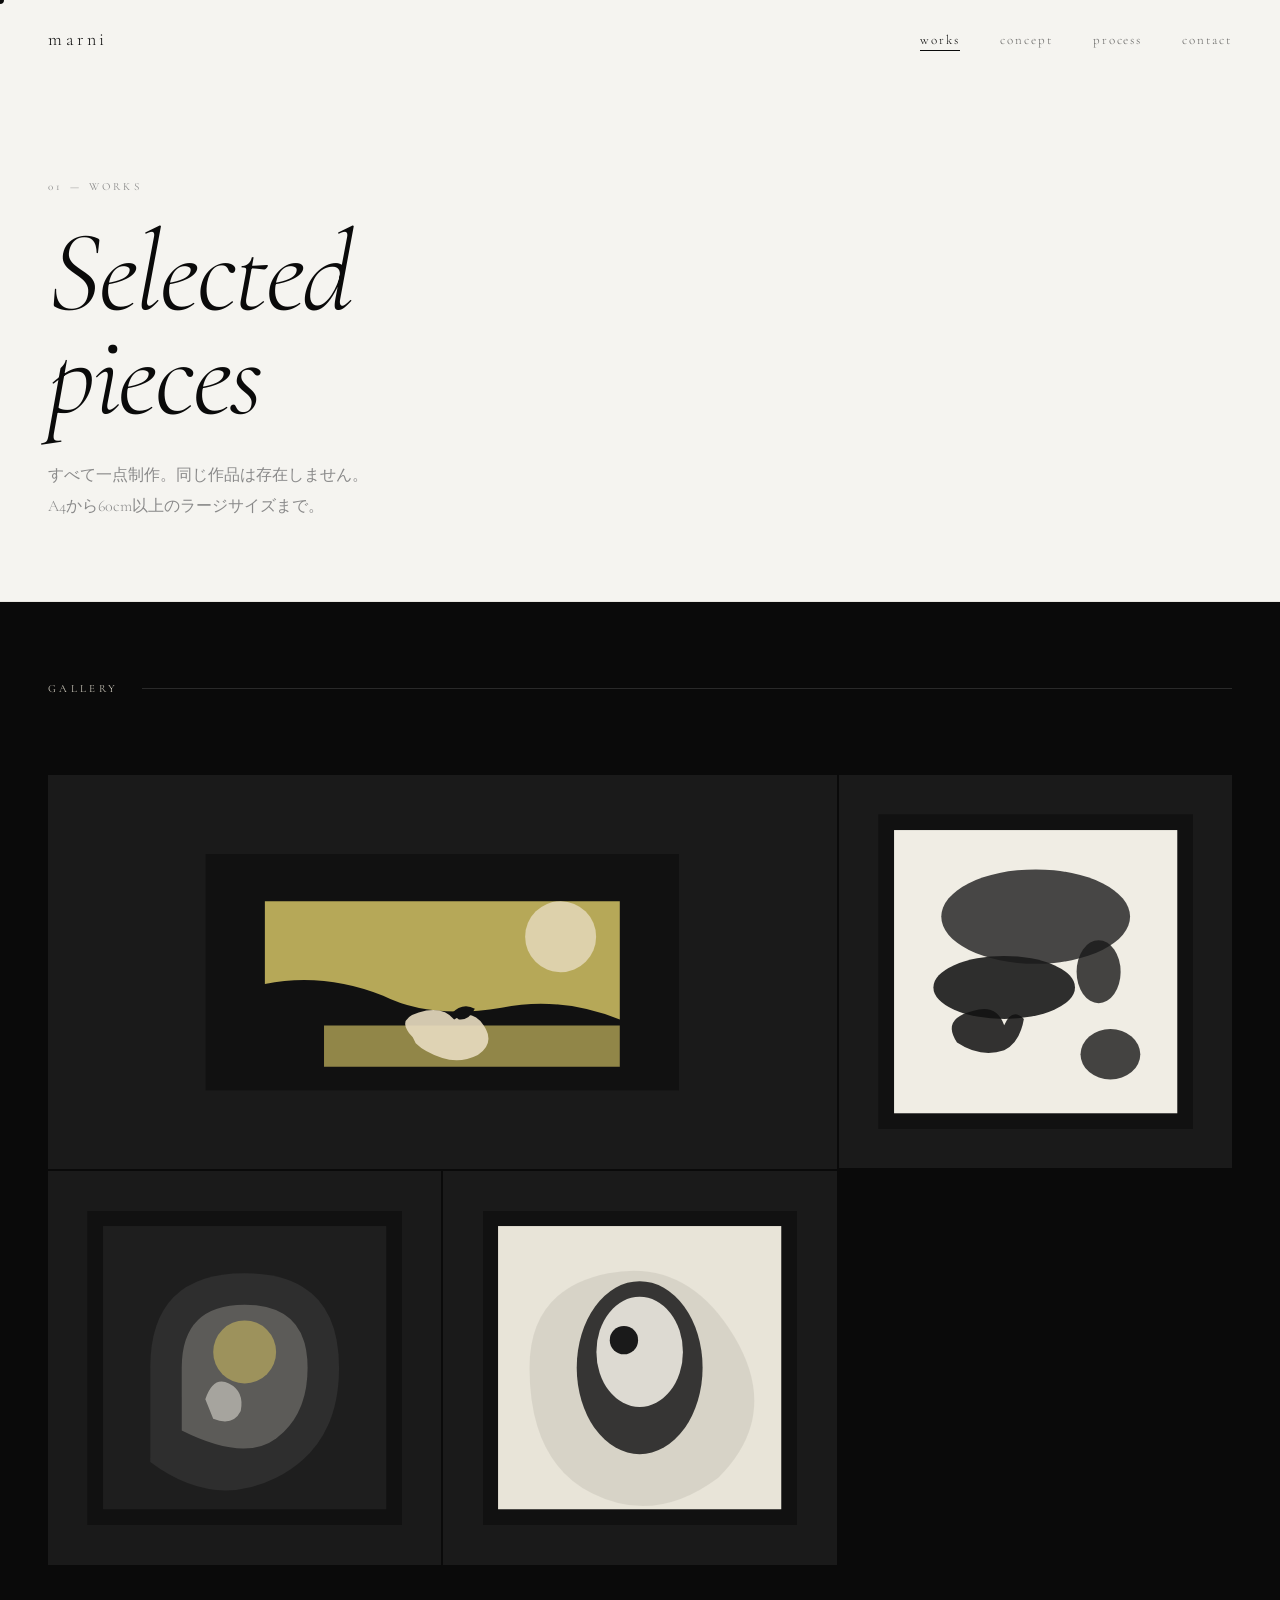
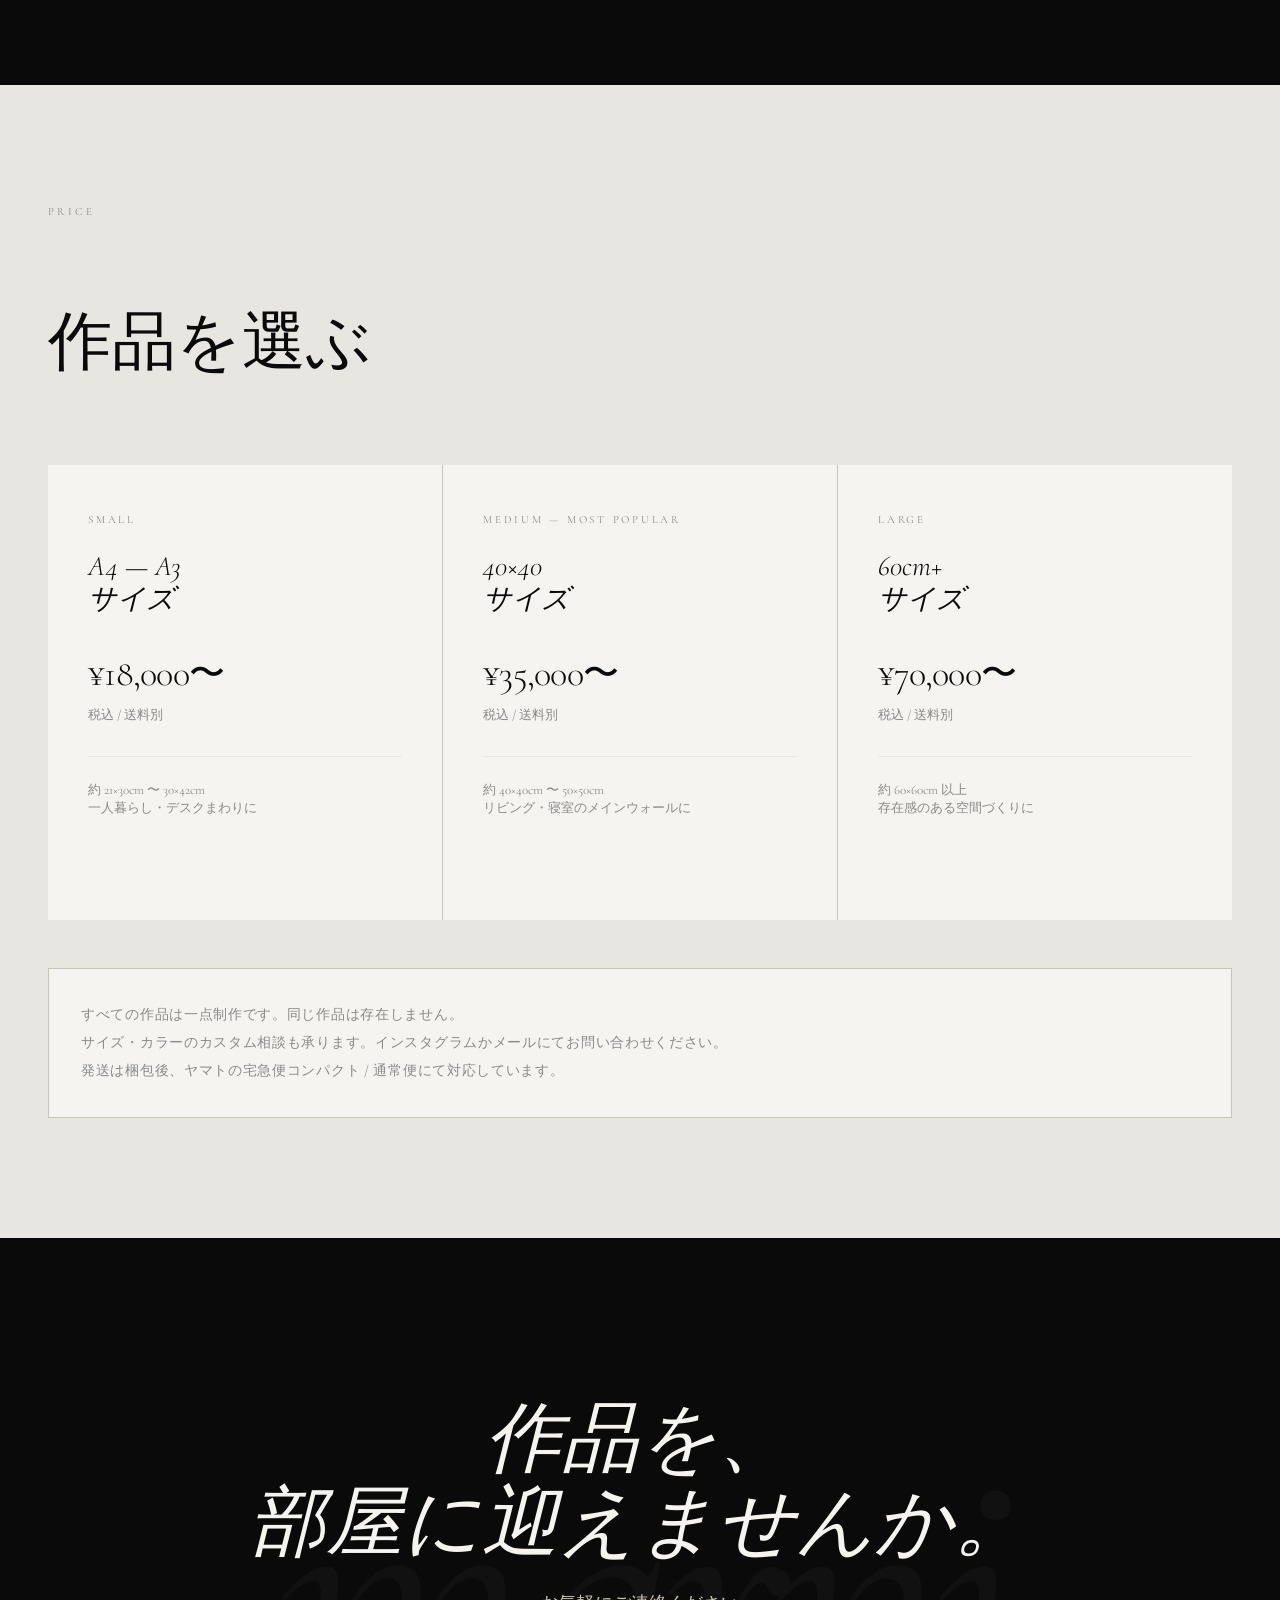
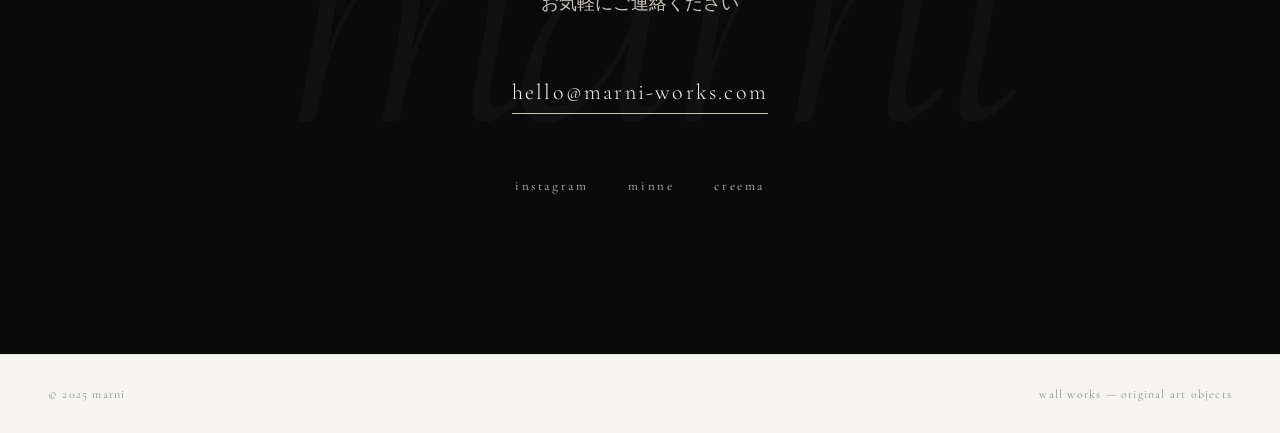
<file: works.html>
<!DOCTYPE html>
<html lang="ja">
<head>
<meta charset="UTF-8">
<meta name="viewport" content="width=device-width, initial-scale=1.0">
<title>marni — works</title>
<link href="https://fonts.googleapis.com/css2?family=Cormorant+Garamond:ital,wght@0,300;0,400;1,300;1,400&display=swap" rel="stylesheet">
<link rel="stylesheet" href="style.css">
<style>
  /* ===== GALLERY ===== */
  .gallery {
    background: var(--black);
    color: var(--white);
    padding: 80px 48px 120px;
  }
  .gallery .section-number { color: var(--accent); }
  .gallery .section-number::after { background: #2a2a2a; }
  .gallery-grid {
    display: grid;
    grid-template-columns: repeat(3, 1fr);
    gap: 2px;
  }
  .gallery-item {
    position: relative; aspect-ratio: 1;
    background: #1a1a1a; overflow: hidden; cursor: none;
  }
  .gallery-item:first-child { grid-column: span 2; aspect-ratio: 2/1; }
  .gallery-item svg { width: 100%; height: 100%; padding: 10%; transition: transform 0.6s ease; }
  .gallery-item:hover svg { transform: scale(1.05); }
  .gallery-item-info {
    position: absolute; bottom: 0; left: 0; right: 0;
    padding: 24px;
    background: linear-gradient(transparent, rgba(0,0,0,0.8));
    transform: translateY(100%); transition: transform 0.4s ease;
  }
  .gallery-item:hover .gallery-item-info { transform: translateY(0); }
  .gallery-item-title { font-size: 14px; font-weight: 300; letter-spacing: 0.1em; color: var(--white); }
  .gallery-item-price { font-size: 12px; color: var(--accent); margin-top: 4px; letter-spacing: 0.05em; }

  /* ===== PRICE ===== */
  .works { background: var(--light-gray); padding: 120px 48px; }
  .works-title {
    font-size: clamp(36px, 5vw, 64px);
    font-weight: 300; margin-bottom: 80px;
  }
  .works-list {
    display: grid; grid-template-columns: repeat(3, 1fr);
    gap: 1px; background: var(--accent);
  }
  .work-card {
    background: var(--white); padding: 48px 40px;
    position: relative; overflow: hidden;
    transition: background 0.4s; cursor: none;
  }
  .work-card:hover { background: var(--black); color: var(--white); }
  .work-card-size {
    font-size: 11px; letter-spacing: 0.25em; text-transform: uppercase;
    color: var(--gray); margin-bottom: 24px; transition: color 0.4s;
  }
  .work-card:hover .work-card-size { color: var(--accent); }
  .work-card-title { font-size: 28px; font-weight: 300; font-style: italic; margin-bottom: 16px; line-height: 1.2; }
  .work-card-price { font-size: 36px; font-weight: 300; letter-spacing: -0.02em; margin: 32px 0 8px; }
  .work-card-note { font-size: 13px; color: var(--gray); transition: color 0.4s; }
  .work-card:hover .work-card-note { color: var(--accent); }
  .work-card-dims {
    margin-top: 32px; padding-top: 24px;
    border-top: 1px solid var(--light-gray);
    font-size: 13px; color: var(--gray);
    transition: border-color 0.4s, color 0.4s;
  }
  .work-card:hover .work-card-dims { border-color: #2a2a2a; color: var(--accent); }
  .work-card-cta {
    display: inline-block; margin-top: 32px;
    font-size: 13px; letter-spacing: 0.2em; text-transform: lowercase;
    text-decoration: none; color: inherit;
    padding-bottom: 4px; border-bottom: 1px solid currentColor;
    opacity: 0; transform: translateY(8px);
    transition: opacity 0.3s, transform 0.3s;
  }
  .work-card:hover .work-card-cta { opacity: 1; transform: translateY(0); }

  .works-note {
    margin-top: 48px; padding: 32px;
    border: 1px solid var(--accent); background: var(--white);
  }
  .works-note p { font-size: 14px; line-height: 2; color: var(--gray); letter-spacing: 0.05em; }

  /* ===== MOBILE ===== */
  @media (max-width: 768px) {
    .gallery { padding: 48px 24px 72px; }
    .gallery-grid { grid-template-columns: 1fr; }
    .gallery-item:first-child { grid-column: span 1; aspect-ratio: 1; }
    .gallery-item { cursor: auto; }
    .gallery-item-info { transform: translateY(0); }

    .works { padding: 72px 24px; }
    .works-list { grid-template-columns: 1fr; }
    .work-card { cursor: auto; padding: 40px 24px; }
    .work-card-cta { opacity: 1; transform: translateY(0); }
    .works-note { margin-top: 32px; }
  }
</style>
</head>
<body>

<div class="cursor" id="cursor"></div>

<div class="nav-overlay" id="navOverlay">
  <button class="nav-overlay-close" id="menuClose" aria-label="閉じる">×</button>
  <ul class="nav-overlay-links">
    <li><a href="works.html" class="overlay-link">works</a></li>
    <li><a href="concept.html" class="overlay-link">concept</a></li>
    <li><a href="process.html" class="overlay-link">process</a></li>
    <li><a href="#contact" class="overlay-link">contact</a></li>
  </ul>
</div>

<nav>
  <a href="index.html" class="nav-logo">marni</a>
  <ul class="nav-links">
    <li><a href="works.html" aria-current="page">works</a></li>
    <li><a href="concept.html">concept</a></li>
    <li><a href="process.html">process</a></li>
    <li><a href="#contact">contact</a></li>
  </ul>
  <button class="nav-menu-btn" id="menuBtn" aria-label="メニューを開く">
    <span></span><span></span><span></span>
  </button>
</nav>

<!-- Page Hero -->
<div class="page-hero">
  <div class="page-hero-num">01 — works</div>
  <h1 class="page-hero-title">Selected<br><em>pieces</em></h1>
  <p class="page-hero-sub">
    すべて一点制作。同じ作品は存在しません。<br>
    A4から60cm以上のラージサイズまで。
  </p>
</div>

<!-- Gallery -->
<section class="gallery" id="gallery">
  <div class="section-number">gallery</div>
  <div class="gallery-grid">

    <div class="gallery-item reveal">
      <svg viewBox="0 0 800 400" xmlns="http://www.w3.org/2000/svg">
        <rect width="800" height="400" fill="#111"/>
        <path d="M100 80 L700 80 L700 280 Q600 240 500 260 Q380 280 300 240 Q200 200 100 220 Z" fill="#c8b860" opacity="0.9"/>
        <circle cx="600" cy="140" r="60" fill="#e8dcc0" opacity="0.8"/>
        <path d="M200 290 L700 290 L700 360 L200 360 Z" fill="#c8b860" opacity="0.7"/>
        <path d="M350 310 Q320 280 360 268 Q400 256 420 280 Q450 260 470 290 Q490 320 460 340 Q430 355 400 345 Q370 335 355 320 Z" fill="#e8dcc0" opacity="0.9"/>
        <path d="M415 270 Q435 250 455 262 Q445 282 428 280 Z" fill="#111"/>
      </svg>
      <div class="gallery-item-info">
        <div class="gallery-item-title">Untitled #01 — yellow ground</div>
        <div class="gallery-item-price">¥ 45,000</div>
      </div>
    </div>

    <div class="gallery-item reveal reveal-delay-1">
      <svg viewBox="0 0 400 400" xmlns="http://www.w3.org/2000/svg">
        <rect width="400" height="400" fill="#111"/>
        <rect x="20" y="20" width="360" height="360" fill="#f0ede4"/>
        <ellipse cx="200" cy="130" rx="120" ry="60" fill="#2a2a2a" opacity="0.85"/>
        <ellipse cx="160" cy="220" rx="90" ry="40" fill="#1a1a1a" opacity="0.9"/>
        <ellipse cx="280" cy="200" rx="28" ry="40" fill="#1a1a1a" opacity="0.8"/>
        <path d="M100 290 Q80 260 120 250 Q150 240 160 268 Q170 245 185 260 Q180 290 160 300 Q130 310 100 290 Z" fill="#111" opacity="0.85"/>
        <ellipse cx="295" cy="305" rx="38" ry="32" fill="#1a1a1a" opacity="0.8"/>
      </svg>
      <div class="gallery-item-info">
        <div class="gallery-item-title">Untitled #02 — black forms</div>
        <div class="gallery-item-price">¥ 38,000</div>
      </div>
    </div>

    <div class="gallery-item reveal reveal-delay-2">
      <svg viewBox="0 0 400 400" xmlns="http://www.w3.org/2000/svg">
        <rect width="400" height="400" fill="#111"/>
        <rect x="20" y="20" width="360" height="360" fill="#1e1e1e"/>
        <path d="M80 200 Q80 80 200 80 Q320 80 320 200 Q320 300 240 340 Q160 380 80 320 Z" fill="#2e2e2e"/>
        <path d="M120 200 Q120 120 200 120 Q280 120 280 200 Q280 260 240 290 Q200 320 120 280 Z" fill="#c8c4b8" opacity="0.3"/>
        <circle cx="200" cy="180" r="40" fill="#c8b860" opacity="0.6"/>
        <path d="M150 240 Q160 210 180 220 Q200 230 195 255 Q185 275 160 265 Z" fill="#f0ede4" opacity="0.5"/>
      </svg>
      <div class="gallery-item-info">
        <div class="gallery-item-title">Untitled #03 — night form</div>
        <div class="gallery-item-price">¥ 55,000</div>
      </div>
    </div>

    <div class="gallery-item reveal reveal-delay-1">
      <svg viewBox="0 0 400 400" xmlns="http://www.w3.org/2000/svg">
        <rect width="400" height="400" fill="#111"/>
        <rect x="20" y="20" width="360" height="360" fill="#e8e4d8"/>
        <path d="M60 200 Q60 100 160 80 Q260 60 320 160 Q380 260 300 340 Q220 400 140 360 Q60 320 60 200 Z" fill="#c8c4b8" opacity="0.5"/>
        <ellipse cx="200" cy="200" rx="80" ry="110" fill="#1a1a1a" opacity="0.85"/>
        <ellipse cx="200" cy="180" rx="55" ry="70" fill="#f0ede4" opacity="0.9"/>
        <circle cx="180" cy="165" r="18" fill="#1a1a1a"/>
      </svg>
      <div class="gallery-item-info">
        <div class="gallery-item-title">Untitled #04 — oval study</div>
        <div class="gallery-item-price">¥ 28,000</div>
      </div>
    </div>

  </div>
</section>

<!-- Price -->
<section class="works" id="price">
  <div class="section-number reveal">price</div>
  <h2 class="works-title reveal">作品を選ぶ</h2>
  <div class="works-list">

    <div class="work-card reveal">
      <div class="work-card-size">small</div>
      <div class="work-card-title">A4 — A3<br>サイズ</div>
      <div class="work-card-price">¥18,000〜</div>
      <div class="work-card-note">税込 / 送料別</div>
      <div class="work-card-dims">
        約 21×30cm 〜 30×42cm<br>
        一人暮らし・デスクまわりに
      </div>
      <a href="#contact" class="work-card-cta">問い合わせる →</a>
    </div>

    <div class="work-card reveal reveal-delay-1">
      <div class="work-card-size">medium — most popular</div>
      <div class="work-card-title">40×40<br>サイズ</div>
      <div class="work-card-price">¥35,000〜</div>
      <div class="work-card-note">税込 / 送料別</div>
      <div class="work-card-dims">
        約 40×40cm 〜 50×50cm<br>
        リビング・寝室のメインウォールに
      </div>
      <a href="#contact" class="work-card-cta">問い合わせる →</a>
    </div>

    <div class="work-card reveal reveal-delay-2">
      <div class="work-card-size">large</div>
      <div class="work-card-title">60cm+<br>サイズ</div>
      <div class="work-card-price">¥70,000〜</div>
      <div class="work-card-note">税込 / 送料別</div>
      <div class="work-card-dims">
        約 60×60cm 以上<br>
        存在感のある空間づくりに
      </div>
      <a href="#contact" class="work-card-cta">問い合わせる →</a>
    </div>

  </div>

  <div class="works-note reveal">
    <p>
      すべての作品は一点制作です。同じ作品は存在しません。<br>
      サイズ・カラーのカスタム相談も承ります。インスタグラムかメールにてお問い合わせください。<br>
      発送は梱包後、ヤマトの宅急便コンパクト / 通常便にて対応しています。
    </p>
  </div>
</section>

<!-- Contact -->
<section class="contact" id="contact">
  <div class="contact-inner">
    <h2 class="contact-title reveal">
      作品を、<br>部屋に迎えませんか。
    </h2>
    <p class="contact-sub reveal">お気軽にご連絡ください</p>
    <a href="mailto:hello@marni-works.com" class="contact-email reveal">hello@marni-works.com</a>
    <div class="contact-sns reveal">
      <a href="#">instagram</a>
      <a href="#">minne</a>
      <a href="#">creema</a>
    </div>
  </div>
</section>

<footer>
  <span>© 2025 marni</span>
  <span>wall works — original art objects</span>
</footer>

<script>
  const menuBtn = document.getElementById('menuBtn');
  const menuClose = document.getElementById('menuClose');
  const navOverlay = document.getElementById('navOverlay');
  function openMenu() { navOverlay.classList.add('open'); menuBtn.classList.add('open'); document.body.style.overflow = 'hidden'; }
  function closeMenu() { navOverlay.classList.remove('open'); menuBtn.classList.remove('open'); document.body.style.overflow = ''; }
  menuBtn.addEventListener('click', openMenu);
  menuClose.addEventListener('click', closeMenu);
  document.querySelectorAll('.overlay-link').forEach(l => l.addEventListener('click', closeMenu));

  const cursor = document.getElementById('cursor');
  document.addEventListener('mousemove', e => {
    cursor.style.left = e.clientX + 'px';
    cursor.style.top = e.clientY + 'px';
  });
  document.querySelectorAll('a, .gallery-item, .work-card').forEach(el => {
    el.addEventListener('mouseenter', () => cursor.classList.add('expand'));
    el.addEventListener('mouseleave', () => cursor.classList.remove('expand'));
  });

  const observer = new IntersectionObserver(entries => {
    entries.forEach(e => { if (e.isIntersecting) e.target.classList.add('visible'); });
  }, { threshold: 0.1, rootMargin: '0px 0px -40px 0px' });
  document.querySelectorAll('.reveal').forEach(el => observer.observe(el));
</script>
</body>
</html>
</file>
<file: style.css>
*, *::before, *::after { box-sizing: border-box; margin: 0; padding: 0; }

:root {
  --black: #0a0a0a;
  --white: #f5f4f0;
  --gray: #8a8a8a;
  --light-gray: #e8e6e0;
  --accent: #c8c4b8;
}

html { scroll-behavior: smooth; }

body {
  background: var(--white);
  color: var(--black);
  font-family: 'Cormorant Garamond', Georgia, serif;
  overflow-x: hidden;
  cursor: none;
}

/* ===== CURSOR ===== */
.cursor {
  position: fixed;
  width: 8px; height: 8px;
  background: var(--black);
  border-radius: 50%;
  pointer-events: none;
  z-index: 9999;
  transform: translate(-50%, -50%);
  transition: width 0.3s, height 0.3s, background 0.3s;
}
.cursor.expand {
  width: 40px; height: 40px;
  background: transparent;
  border: 1px solid var(--black);
}

/* ===== NAV ===== */
nav {
  position: fixed; top: 0; left: 0; right: 0;
  z-index: 100;
  display: flex;
  justify-content: space-between;
  align-items: center;
  padding: 28px 48px;
  mix-blend-mode: multiply;
}

.nav-logo {
  font-family: 'Cormorant Garamond', serif;
  font-size: 18px;
  font-weight: 300;
  letter-spacing: 0.2em;
  text-transform: lowercase;
  color: var(--black);
  text-decoration: none;
}

.nav-links {
  display: flex; gap: 40px; list-style: none;
}
.nav-links a {
  font-family: 'Cormorant Garamond', serif;
  font-size: 13px;
  font-weight: 300;
  letter-spacing: 0.15em;
  text-transform: lowercase;
  color: var(--black);
  text-decoration: none;
  opacity: 0.6;
  transition: opacity 0.3s;
}
.nav-links a:hover { opacity: 1; }
.nav-links a[aria-current="page"] {
  opacity: 1;
  border-bottom: 1px solid var(--black);
  padding-bottom: 2px;
}

/* ===== NAV OVERLAY (mobile) ===== */
.nav-menu-btn {
  display: none;
  flex-direction: column;
  justify-content: center;
  gap: 6px;
  background: none;
  border: none;
  cursor: pointer;
  padding: 4px;
  z-index: 200;
}
.nav-menu-btn span {
  display: block;
  width: 24px;
  height: 1px;
  background: var(--black);
  transition: transform 0.3s, opacity 0.3s;
}
.nav-menu-btn.open span:nth-child(1) { transform: translateY(7px) rotate(45deg); }
.nav-menu-btn.open span:nth-child(2) { opacity: 0; }
.nav-menu-btn.open span:nth-child(3) { transform: translateY(-7px) rotate(-45deg); }

.nav-overlay {
  position: fixed; inset: 0;
  background: var(--white);
  z-index: 150;
  display: flex;
  flex-direction: column;
  align-items: center;
  justify-content: center;
  opacity: 0;
  pointer-events: none;
  transition: opacity 0.4s ease;
}
.nav-overlay.open { opacity: 1; pointer-events: all; }
.nav-overlay-links {
  list-style: none; text-align: center;
  display: flex; flex-direction: column; gap: 40px;
}
.nav-overlay-links a {
  font-family: 'Cormorant Garamond', serif;
  font-size: 40px; font-weight: 300; font-style: italic;
  letter-spacing: 0.03em;
  color: var(--black); text-decoration: none;
  transition: opacity 0.3s;
}
.nav-overlay-links a:hover { opacity: 0.4; }
.nav-overlay-close {
  position: absolute; top: 22px; right: 24px;
  background: none; border: none;
  font-size: 28px; line-height: 1;
  cursor: pointer; color: var(--black);
  font-family: 'Cormorant Garamond', serif; font-weight: 300;
}

/* ===== SECTION BASE ===== */
section { padding: 120px 48px; }

.section-number {
  font-size: 11px;
  letter-spacing: 0.3em;
  text-transform: uppercase;
  color: var(--gray);
  margin-bottom: 80px;
  display: flex; align-items: center; gap: 24px;
}
.section-number::after {
  content: ''; flex: 1; height: 1px; background: var(--light-gray);
}

/* ===== PAGE HERO (subpages) ===== */
.page-hero {
  padding: 180px 48px 80px;
  border-bottom: 1px solid var(--light-gray);
}
.page-hero-num {
  font-size: 11px;
  letter-spacing: 0.3em;
  text-transform: uppercase;
  color: var(--gray);
  margin-bottom: 28px;
}
.page-hero-title {
  font-size: clamp(64px, 9vw, 120px);
  font-weight: 300;
  font-style: italic;
  line-height: 0.9;
  letter-spacing: -0.02em;
  opacity: 0;
  animation: fadeUp 1s ease forwards 0.3s;
}
.page-hero-sub {
  margin-top: 32px;
  font-size: 16px;
  font-weight: 300;
  line-height: 1.9;
  color: var(--gray);
  max-width: 440px;
  opacity: 0;
  animation: fadeUp 1s ease forwards 0.5s;
}

/* ===== BUTTONS ===== */
.btn-primary {
  display: inline-block;
  padding: 16px 40px;
  border: 1px solid var(--black);
  font-family: 'Cormorant Garamond', serif;
  font-size: 14px;
  letter-spacing: 0.2em;
  text-transform: lowercase;
  color: var(--black);
  text-decoration: none;
  transition: background 0.4s, color 0.4s;
  position: relative; overflow: hidden;
}
.btn-primary::before {
  content: '';
  position: absolute; top: 0; left: -100%;
  width: 100%; height: 100%;
  background: var(--black);
  transition: left 0.4s ease; z-index: -1;
}
.btn-primary:hover::before { left: 0; }
.btn-primary:hover { color: var(--white); }

/* ===== CONTACT ===== */
.contact {
  background: var(--black);
  color: var(--white);
  padding: 160px 48px;
  text-align: center;
  position: relative; overflow: hidden;
}
.contact::before {
  content: 'marni';
  position: absolute; top: 50%; left: 50%;
  transform: translate(-50%, -50%);
  font-size: 30vw; font-weight: 300; font-style: italic;
  color: #111; white-space: nowrap; letter-spacing: -0.05em;
  pointer-events: none;
}
.contact-inner { position: relative; z-index: 2; }
.contact-title {
  font-size: clamp(36px, 6vw, 80px);
  font-weight: 300; font-style: italic;
  line-height: 1.1; margin-bottom: 24px;
}
.contact-sub {
  font-size: 18px; font-weight: 300;
  color: var(--accent); margin-bottom: 64px;
}
.contact-email {
  display: inline-block;
  font-size: clamp(16px, 2vw, 22px);
  font-weight: 300; letter-spacing: 0.1em;
  color: var(--white); text-decoration: none;
  border-bottom: 1px solid var(--accent); padding-bottom: 8px;
  transition: border-color 0.3s;
}
.contact-email:hover { border-color: var(--white); }
.contact-sns {
  margin-top: 64px;
  display: flex; justify-content: center; gap: 40px;
}
.contact-sns a {
  font-size: 13px; letter-spacing: 0.2em; text-transform: lowercase;
  color: var(--accent); text-decoration: none; transition: color 0.3s;
}
.contact-sns a:hover { color: var(--white); }

/* ===== FOOTER ===== */
footer {
  padding: 32px 48px;
  display: flex; justify-content: space-between; align-items: center;
  border-top: 1px solid var(--light-gray);
  font-size: 12px; color: var(--gray); letter-spacing: 0.1em;
}

/* ===== ANIMATIONS ===== */
@keyframes fadeUp {
  from { opacity: 0; transform: translateY(24px); }
  to { opacity: 1; transform: translateY(0); }
}
@keyframes fadeIn {
  from { opacity: 0; } to { opacity: 1; }
}
@keyframes scanLine {
  0% { left: -100%; } 100% { left: 100%; }
}

.reveal {
  opacity: 0; transform: translateY(32px);
  transition: opacity 0.8s ease, transform 0.8s ease;
}
.reveal.visible { opacity: 1; transform: translateY(0); }
.reveal-delay-1 { transition-delay: 0.1s; }
.reveal-delay-2 { transition-delay: 0.2s; }
.reveal-delay-3 { transition-delay: 0.3s; }

hr { border: none; border-top: 1px solid var(--light-gray); margin: 0; }

/* ===== MOBILE ===== */
@media (max-width: 768px) {
  body { cursor: auto; }
  .cursor { display: none; }

  nav { padding: 20px 24px; mix-blend-mode: normal; background: var(--white); }
  .nav-links { display: none; }
  .nav-menu-btn { display: flex; }

  section { padding: 72px 24px; }
  .contact { padding: 100px 24px; }
  footer { padding: 24px; flex-direction: column; gap: 8px; text-align: center; }

  .page-hero { padding: 110px 24px 56px; }

  .contact-sns { gap: 24px; }
}
</file>
